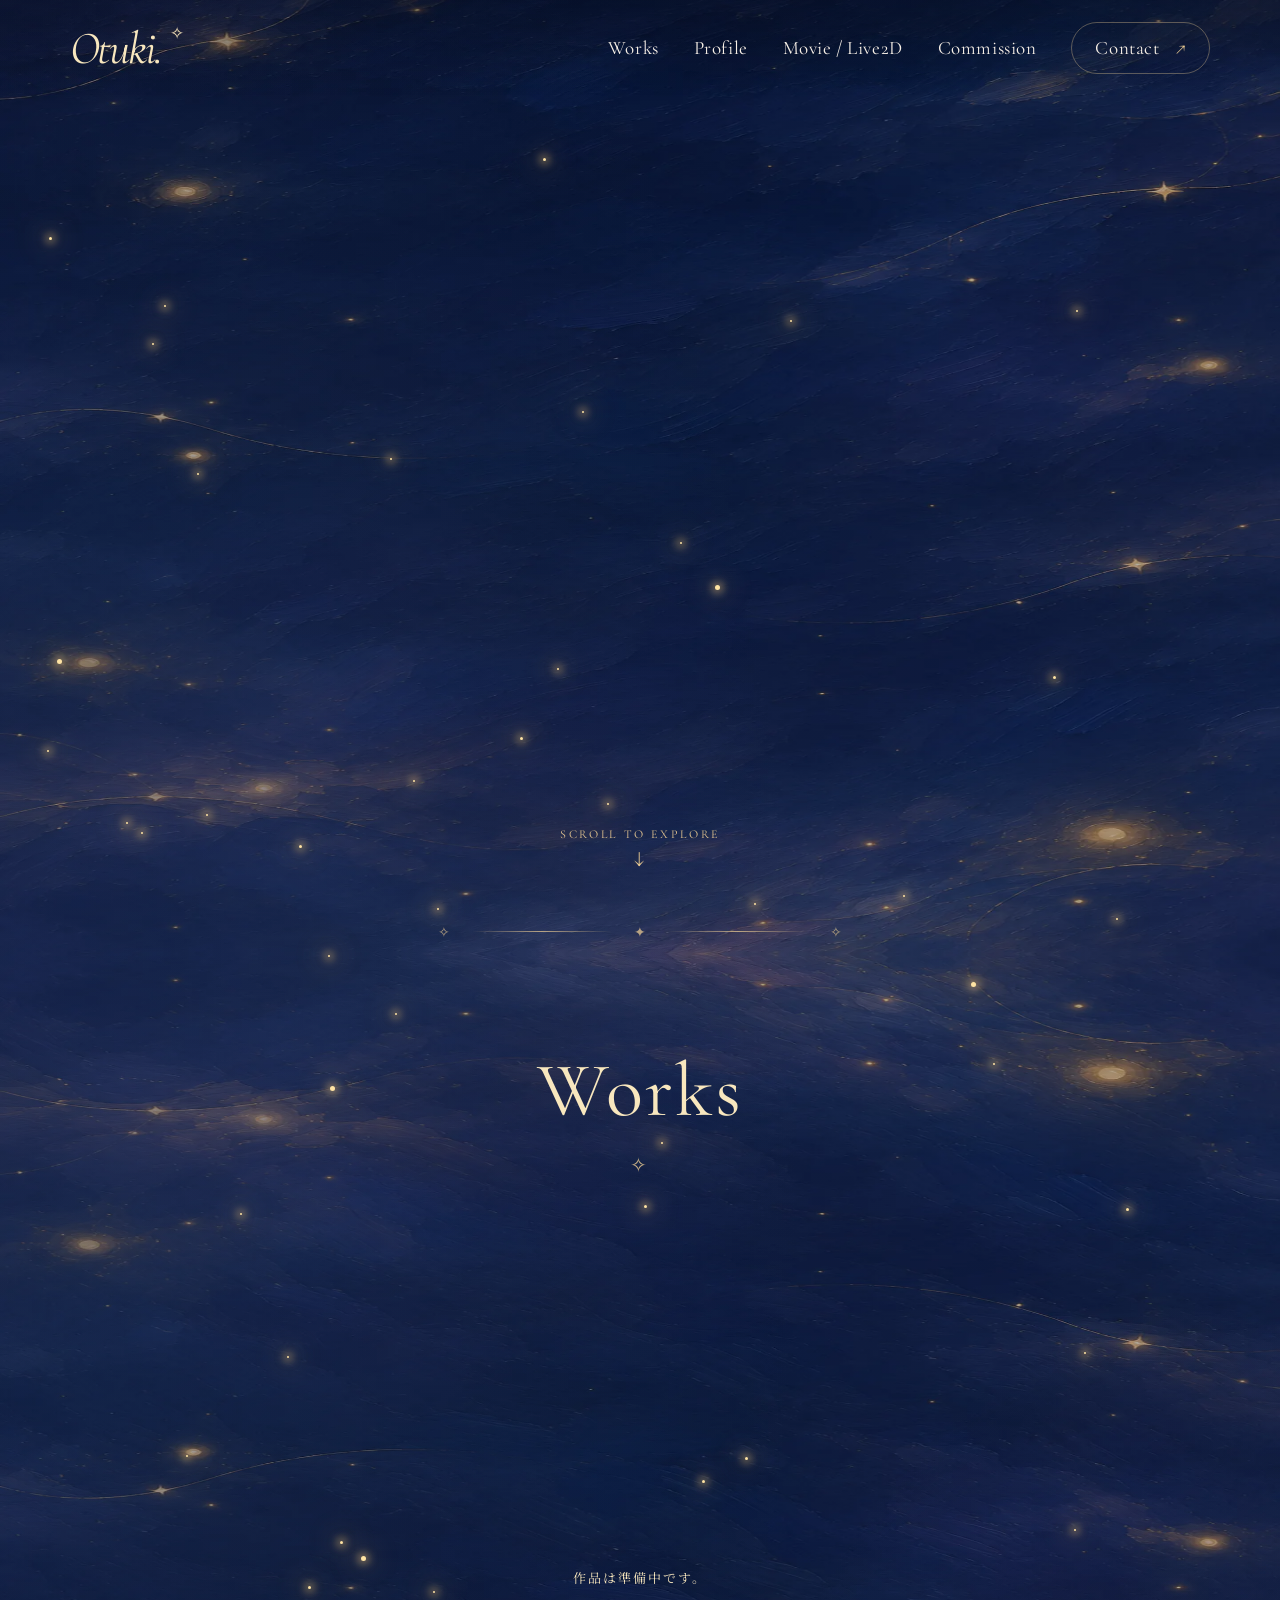
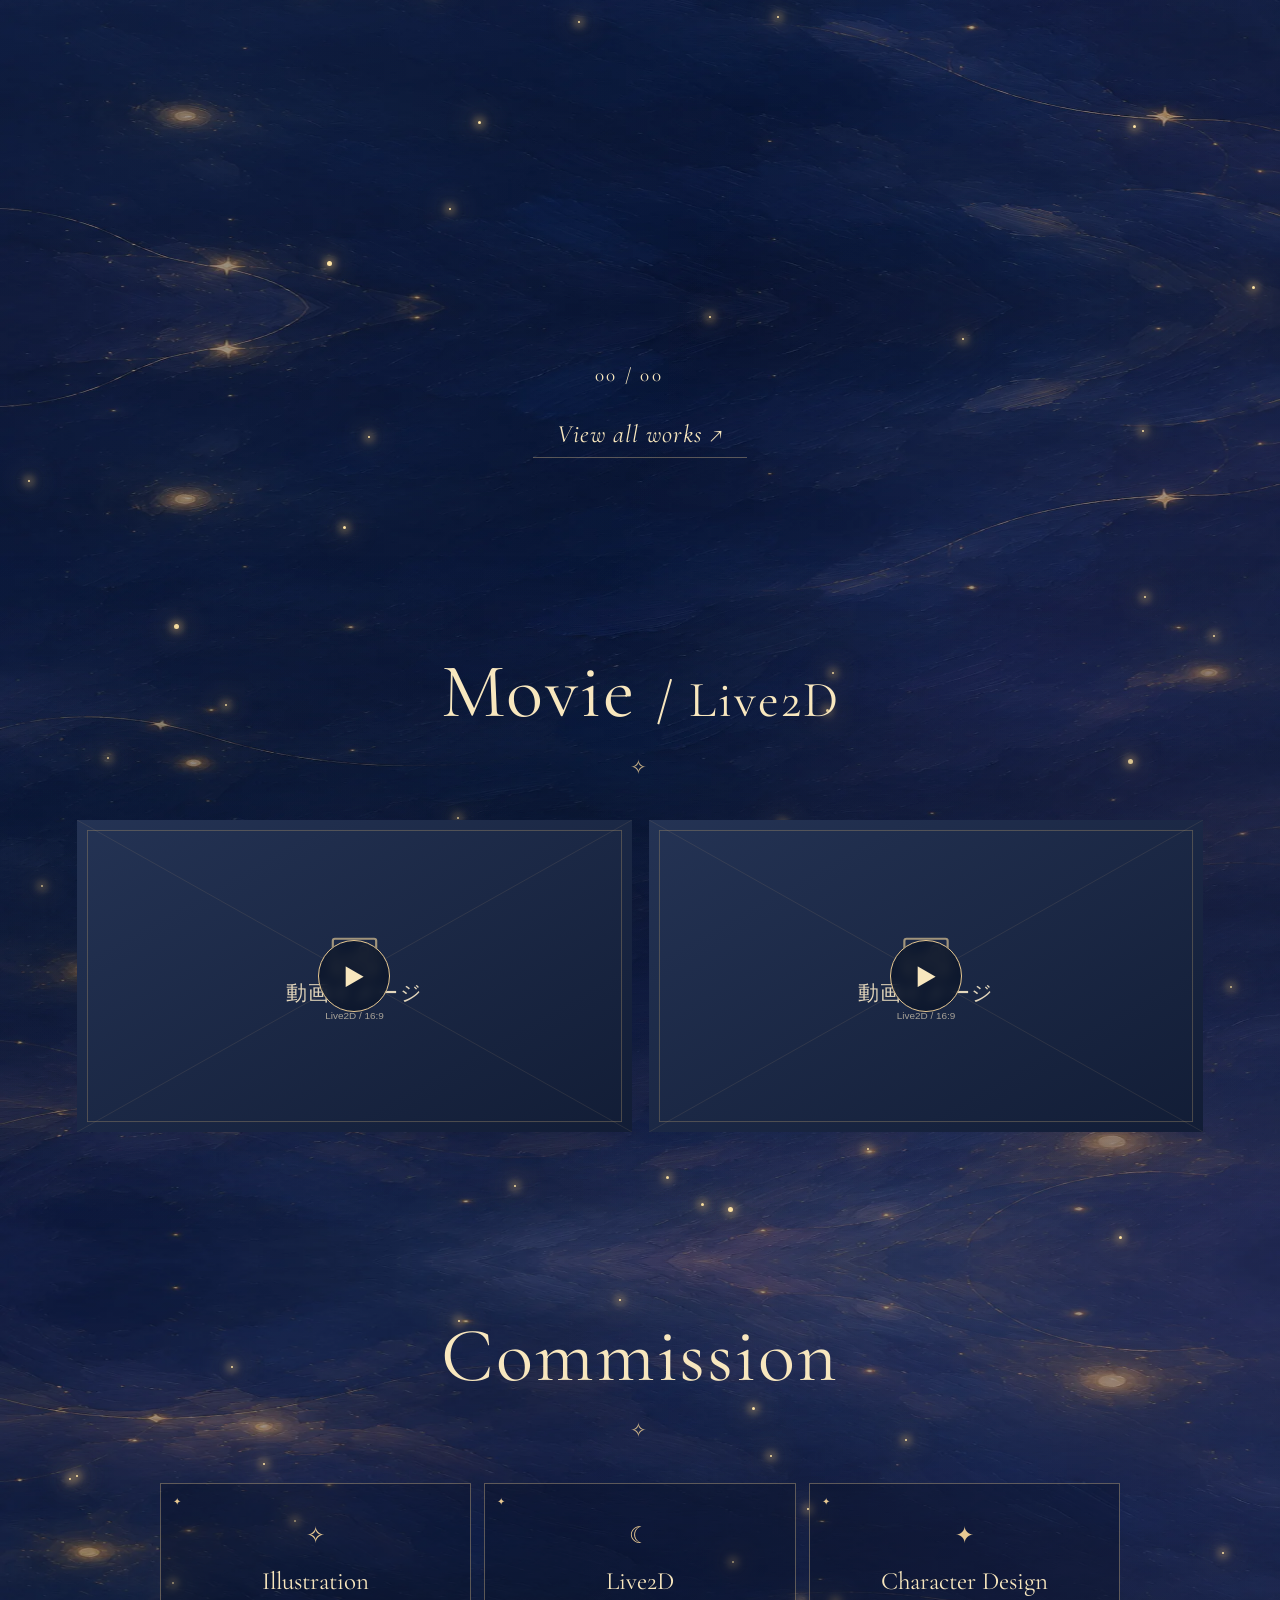
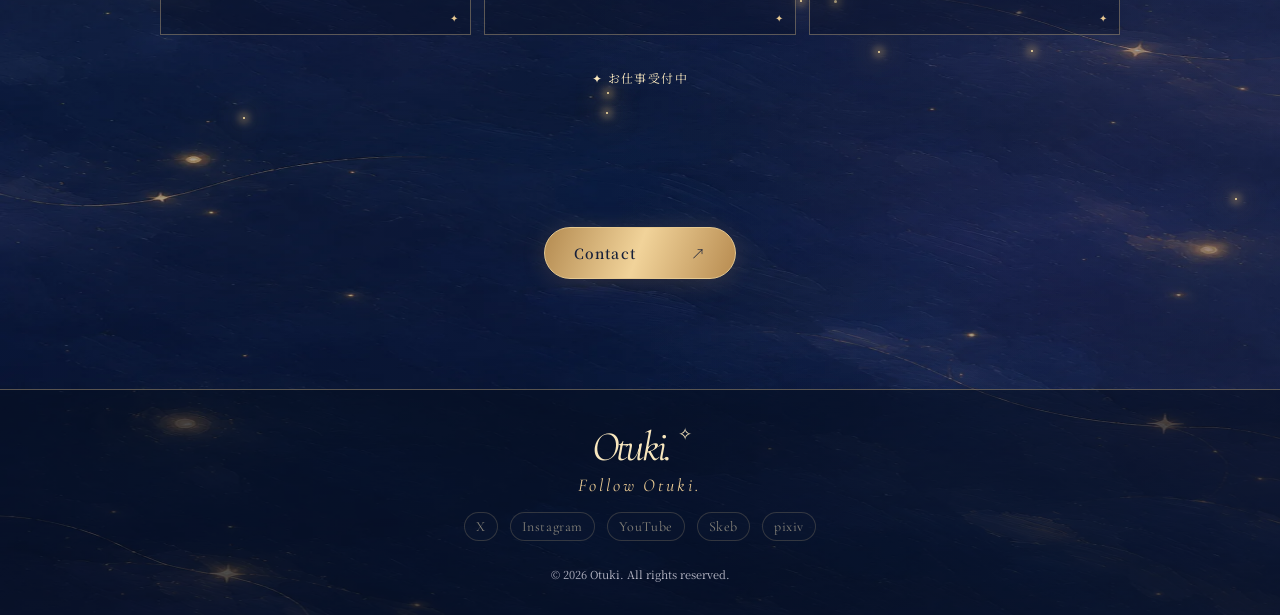
<file: index.html>
<!doctype html><html lang="ja"><head><meta charset="UTF-8"><meta name="viewport" content="width=device-width,initial-scale=1"><meta name="theme-color" content="#0b1531"><meta name="description" content="Otuki. Illustration & Live2D — 夜の森に灯る、小さな物語。作品集とご依頼のご案内。"><title>Otuki. | Illustration & Live2D</title><link rel="preconnect" href="https://fonts.googleapis.com"><link rel="preconnect" href="https://fonts.gstatic.com" crossorigin><link href="https://fonts.googleapis.com/css2?family=Cormorant+Garamond:ital,wght@0,400;0,500;0,600;1,400;1,500&family=Noto+Serif+JP:wght@400;500;600&display=swap" rel="stylesheet"><link rel="stylesheet" href="style.css"><script src="data.js" defer></script><script src="cms-bridge.js" defer></script><script src="app.js" defer></script></head><body>
<div class="world-bg" aria-hidden="true"></div><div class="fireflies" id="fireflies" aria-hidden="true"></div>
<main><section class="hero hero-full" aria-labelledby="hero-title">
<div class="hero-layers" id="hero-layers" aria-label="キービジュアルのイラスト"></div>
<header class="header hero-header" id="top"><a class="logo" href="index.html" aria-label="Otuki. ホーム">O<span>tuki.</span><i>✧</i></a><button class="nav-toggle" aria-label="メニューを開く" aria-expanded="false">☰</button><nav class="nav" aria-label="メインナビゲーション"><a href="#works">Works</a><a href="profile.html">Profile</a><a href="#movie">Movie / Live2D</a><a href="#commission">Commission</a><a href="contact.html" class="nav-contact">Contact <span>↗</span></a></nav></header>
<h1 class="visually-hidden" id="hero-title">Otuki. Illustration &amp; Live2D</h1>
<a class="scroll-guide" href="#works">SCROLL TO EXPLORE <span>↓</span></a>

</section>
<div class="between" aria-hidden="true"><span>✧</span><span class="between-line"></span><span>✦</span><span class="between-line"></span><span>✧</span></div>
<section class="section works featured-works" id="works" aria-labelledby="featured-title">
  <div class="section-heading"><h2 id="featured-title">Works</h2><div class="heading-ornament" aria-hidden="true">✧</div></div>
  <div class="exhibition exhibition-peek" aria-roledescription="カルーセル" aria-label="注目作品">
    <button class="exhibition-arrow exhibition-prev" type="button" aria-label="前の作品">‹</button>
    <div class="exhibition-stage" id="exhibition-stage" tabindex="0" aria-label="左右キーやスワイプで作品を切り替え">
      <div class="exhibition-track" id="exhibition-track"></div>
    </div>
    <button class="exhibition-arrow exhibition-next" type="button" aria-label="次の作品">›</button>
  </div>
  <div class="exhibition-bottom"><span id="exhibition-count" aria-live="polite">— / —</span><div class="exhibition-dots" id="exhibition-dots" aria-label="作品を選択"></div></div>
  <div class="view-all-wrap"><a href="works.html" class="view-all">View all works <span aria-hidden="true">↗</span></a></div>
</section>
<section class="section movie" id="movie"><div class="section-heading"><h2>Movie <span class="heading-light">/ Live2D</span></h2><div class="heading-ornament" aria-hidden="true">✧</div></div><div class="movie-grid" id="movie-grid"></div></section>

<section class="section commission" id="commission"><div class="section-heading"><h2>Commission</h2><div class="heading-ornament" aria-hidden="true">✧</div></div><div class="service-list"><article class="service"><span class="service-icon">✧</span><h3>Illustration</h3></article><article class="service"><span class="service-icon">☾</span><h3>Live2D</h3></article><article class="service"><span class="service-icon">✦</span><h3>Character Design</h3></article></div><p class="availability" id="availability">✦ ご依頼受付中</p></section>
<section class="ending" aria-label="お問い合わせへのご案内"><a class="gold-btn large" href="contact.html">Contact <span>↗</span></a></section></main>
<footer class="footer site-footer" aria-label="サイトフッター">
  <a class="logo footer-logo" href="index.html" aria-label="Otuki. ホーム">Otuki.<i aria-hidden="true">✧</i></a>
  <p class="footer-social-heading">Follow Otuki.</p>
  <div id="social-links" class="social-links" aria-label="SNSリンク"></div>
  <small>© <span id="year"></span> Otuki. All rights reserved.</small>
</footer>
<dialog class="art-modal" id="art-modal" aria-labelledby="modal-title"><button type="button" class="close-modal" id="close-modal" aria-label="閉じる">×</button><div class="modal-layout"><img id="modal-image" alt=""><div class="modal-copy"><p class="eyebrow" id="modal-category"></p><h2 id="modal-title"></h2><p id="modal-description"></p><a href="contact.html" class="outline-btn">制作について相談する ↗</a></div></div></dialog>
</body></html>
</file>
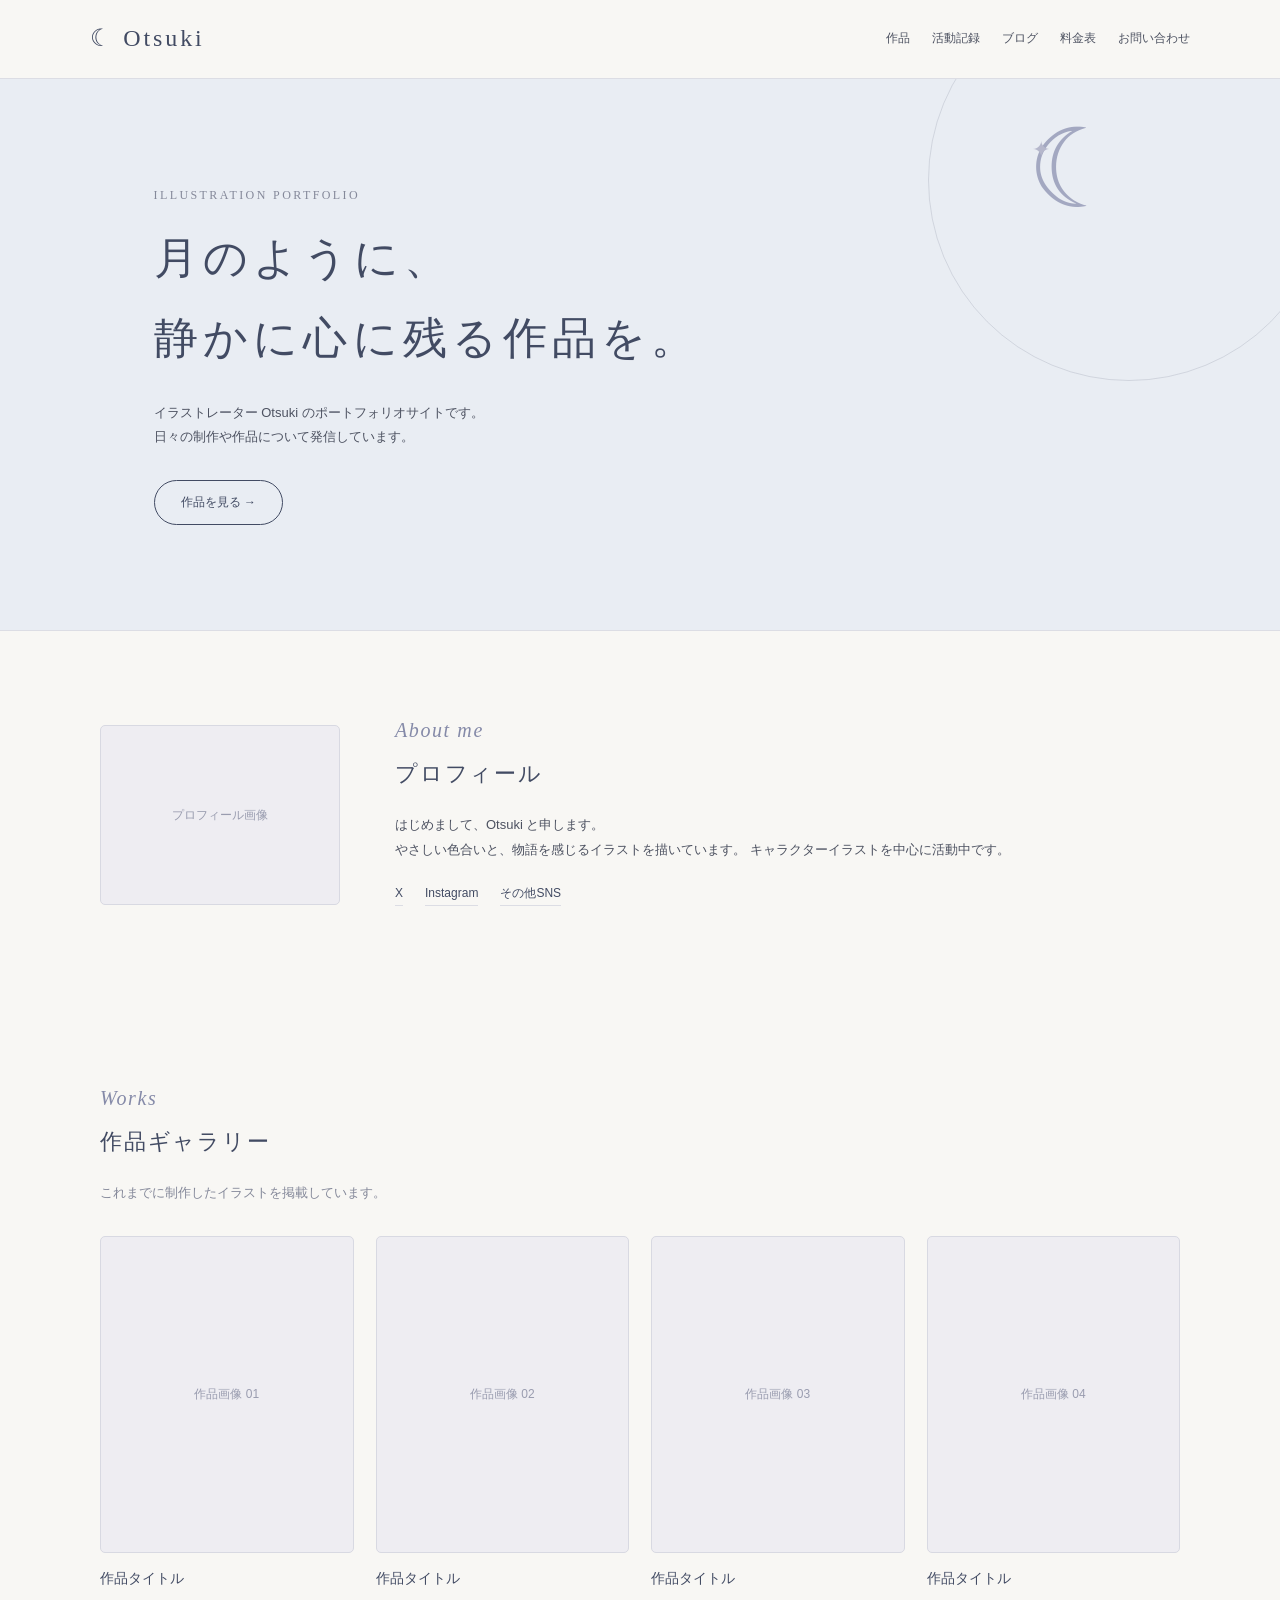
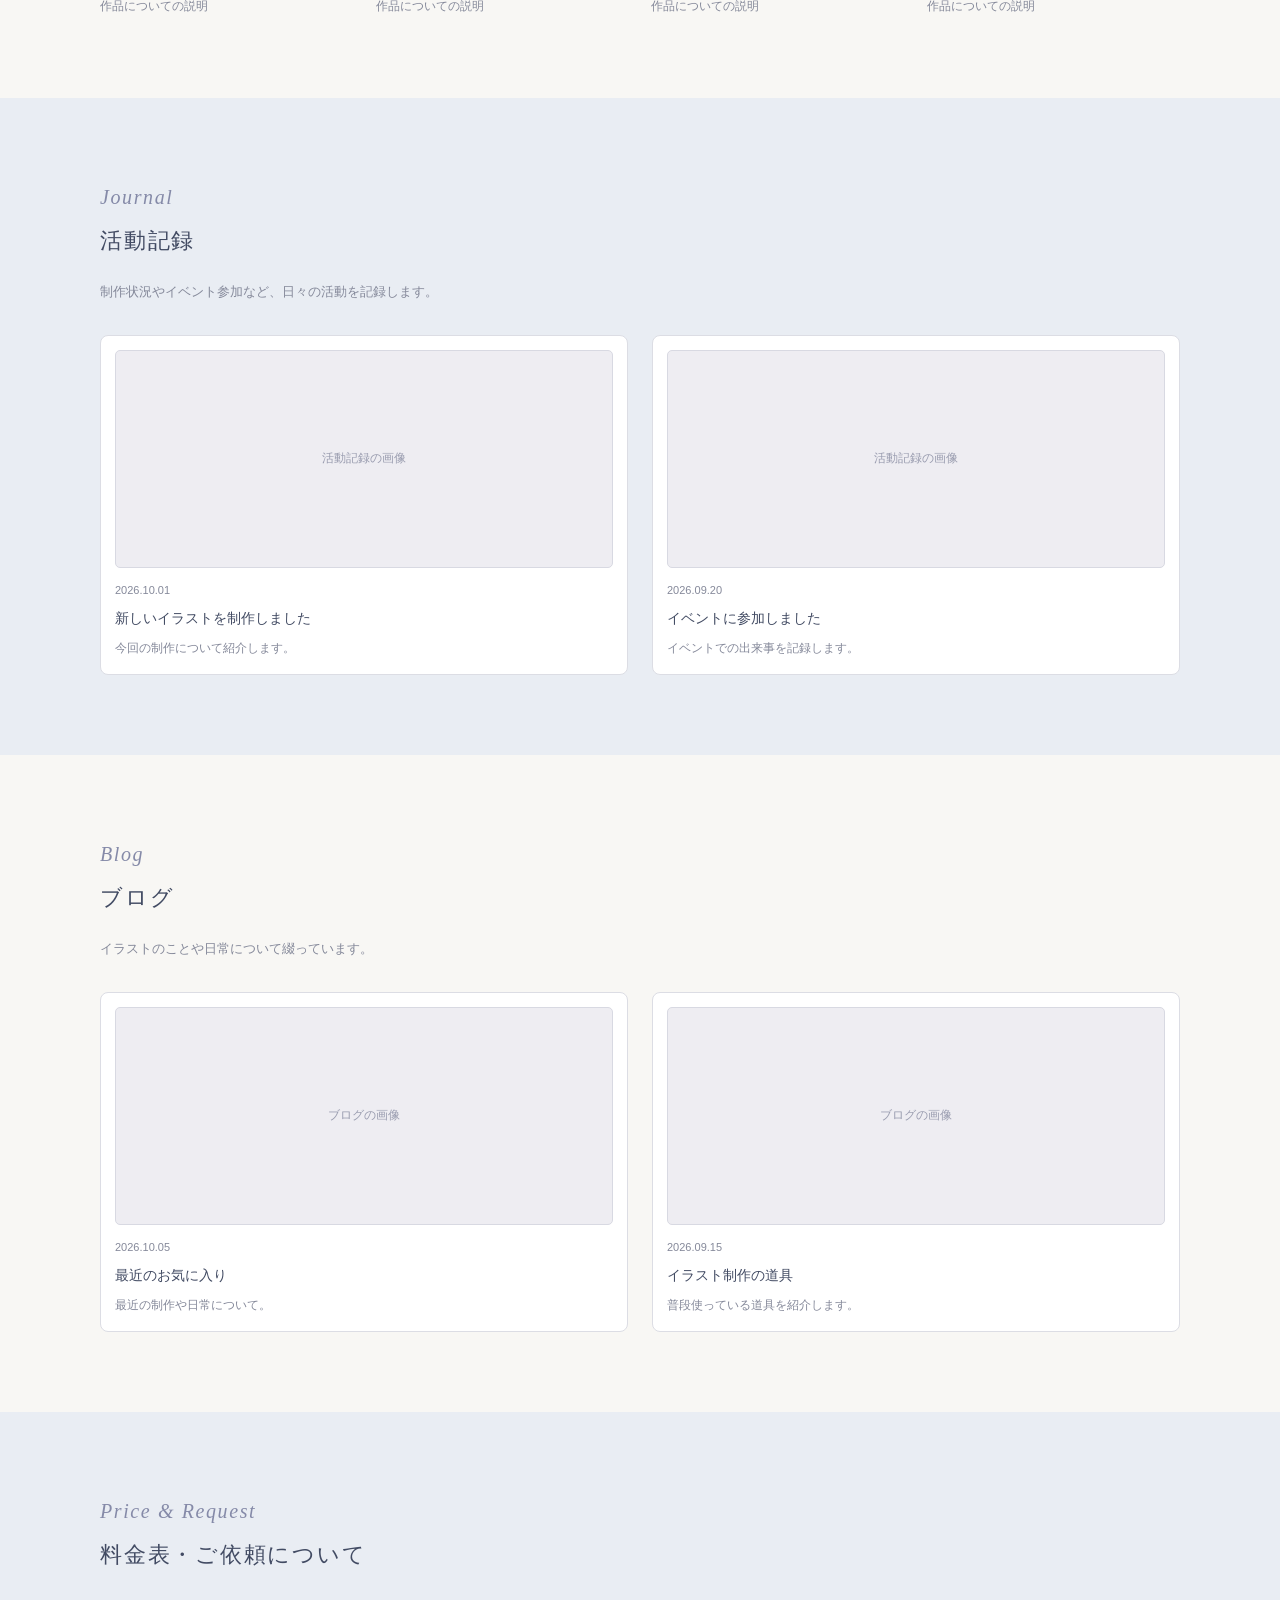
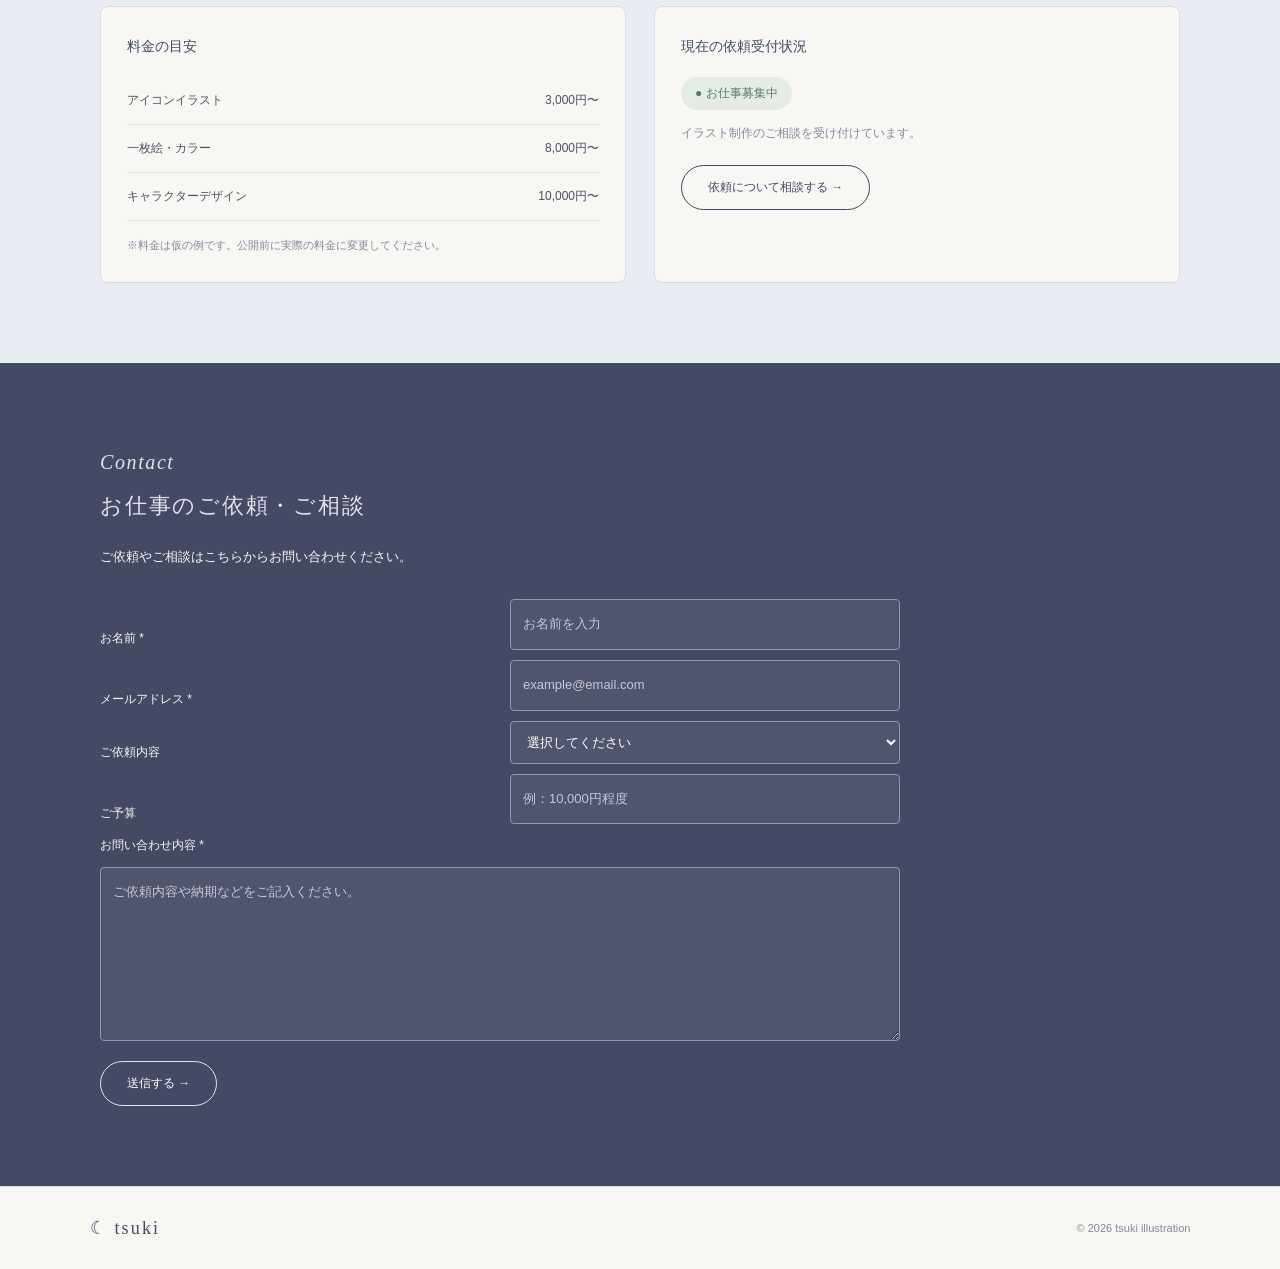
<file: Otuki.illustrator/index.html>
<!DOCTYPE html>
<html lang="ja">
<head>
    <meta charset="UTF-8">
    <meta name="viewport" content="width=device-width, initial-scale=1.0">
    <title>Otsuki illustration</title>
    <link rel="stylesheet" href="style.css">
</head>

<body>

    <!-- ヘッダー -->
    <header class="header">
        <a href="#" class="logo">☾ Otsuki</a>

        <nav>
            <a href="#works">作品</a>
            <a href="#journal">活動記録</a>
            <a href="#blog">ブログ</a>
            <a href="#price">料金表</a>
            <a href="#contact">お問い合わせ</a>
        </nav>
    </header>

    <main>

        <!-- メインビジュアル -->
        <section class="hero">
            <p class="sub-title">ILLUSTRATION PORTFOLIO</p>
            <h1>月のように、<br>静かに心に残る作品を。</h1>
            <p class="hero-text">
                イラストレーター Otsuki のポートフォリオサイトです。<br>
                日々の制作や作品について発信しています。
            </p>
            <a href="#works" class="button">作品を見る →</a>
            <span class="moon-decoration">☾</span>
        </section>

        <!-- プロフィール -->
        <section class="profile section">
            <div class="profile-image image-box">
                プロフィール画像
            </div>

            <div class="profile-text">
                <p class="english-title">About me</p>
                <h2>プロフィール</h2>
                <p>
                    はじめまして、Otsuki と申します。<br>
                    やさしい色合いと、物語を感じるイラストを描いています。
                    キャラクターイラストを中心に活動中です。
                </p>
                <p class="profile-links">
                    <a href="#">X</a>
                    <a href="#">Instagram</a>
                    <a href="#">その他SNS</a>
                </p>
            </div>
        </section>

        <!-- 作品ギャラリー -->
        <section id="works" class="section">
            <div class="section-heading">
                <p class="english-title">Works</p>
                <h2>作品ギャラリー</h2>
                <p>これまでに制作したイラストを掲載しています。</p>
            </div>

            <div class="works-grid">
                <article class="work-card">
                    <div class="image-box">作品画像 01</div>
                    <h3>作品タイトル</h3>
                    <p>作品についての説明</p>
                </article>

                <article class="work-card">
                    <div class="image-box">作品画像 02</div>
                    <h3>作品タイトル</h3>
                    <p>作品についての説明</p>
                </article>

                <article class="work-card">
                    <div class="image-box">作品画像 03</div>
                    <h3>作品タイトル</h3>
                    <p>作品についての説明</p>
                </article>

                <article class="work-card">
                    <div class="image-box">作品画像 04</div>
                    <h3>作品タイトル</h3>
                    <p>作品についての説明</p>
                </article>
            </div>
        </section>

        <!-- 活動記録 -->
        <section id="journal" class="section section-soft">
            <div class="section-heading">
                <p class="english-title">Journal</p>
                <h2>活動記録</h2>
                <p>制作状況やイベント参加など、日々の活動を記録します。</p>
            </div>

            <div class="article-grid">
                <article class="article-card">
                    <div class="image-box">活動記録の画像</div>
                    <p class="date">2026.10.01</p>
                    <h3>新しいイラストを制作しました</h3>
                    <p>今回の制作について紹介します。</p>
                </article>

                <article class="article-card">
                    <div class="image-box">活動記録の画像</div>
                    <p class="date">2026.09.20</p>
                    <h3>イベントに参加しました</h3>
                    <p>イベントでの出来事を記録します。</p>
                </article>
            </div>
        </section>

        <!-- ブログ -->
        <section id="blog" class="section">
            <div class="section-heading">
                <p class="english-title">Blog</p>
                <h2>ブログ</h2>
                <p>イラストのことや日常について綴っています。</p>
            </div>

            <div class="article-grid">
                <article class="article-card">
                    <div class="image-box">ブログの画像</div>
                    <p class="date">2026.10.05</p>
                    <h3>最近のお気に入り</h3>
                    <p>最近の制作や日常について。</p>
                </article>

                <article class="article-card">
                    <div class="image-box">ブログの画像</div>
                    <p class="date">2026.09.15</p>
                    <h3>イラスト制作の道具</h3>
                    <p>普段使っている道具を紹介します。</p>
                </article>
            </div>
        </section>

        <!-- 料金表・受付状況 -->
        <section id="price" class="section section-soft">
            <div class="section-heading">
                <p class="english-title">Price & Request</p>
                <h2>料金表・ご依頼について</h2>
            </div>

            <div class="price-layout">
                <div class="price-panel">
                    <h3>料金の目安</h3>

                    <div class="price-row">
                        <span>アイコンイラスト</span>
                        <span>3,000円〜</span>
                    </div>

                    <div class="price-row">
                        <span>一枚絵・カラー</span>
                        <span>8,000円〜</span>
                    </div>

                    <div class="price-row">
                        <span>キャラクターデザイン</span>
                        <span>10,000円〜</span>
                    </div>

                    <p class="note">
                        ※料金は仮の例です。公開前に実際の料金に変更してください。
                    </p>
                </div>

                <div class="status-panel">
                    <h3>現在の依頼受付状況</h3>
                    <p class="status-label">● お仕事募集中</p>
                    <p>イラスト制作のご相談を受け付けています。</p>
                    <a href="#contact" class="button">依頼について相談する →</a>
                </div>
            </div>
        </section>

        <!-- お問い合わせ・依頼フォーム -->
        <section id="contact" class="section contact-section">
            <p class="english-title">Contact</p>
            <h2>お仕事のご依頼・ご相談</h2>
            <p>ご依頼やご相談はこちらからお問い合わせください。</p>

            <form class="contact-form">
                <label for="name">お名前 *</label>
                <input id="name" name="name" type="text"
                       placeholder="お名前を入力" required>

                <label for="email">メールアドレス *</label>
                <input id="email" name="email" type="email"
                       placeholder="example@email.com" required>

                <label for="type">ご依頼内容</label>
                <select id="type" name="type">
                    <option value="">選択してください</option>
                    <option>アイコンイラスト</option>
                    <option>一枚絵・カラー</option>
                    <option>キャラクターデザイン</option>
                    <option>その他</option>
                </select>

                <label for="budget">ご予算</label>
                <input id="budget" name="budget" type="text"
                       placeholder="例：10,000円程度">

                <label for="message">お問い合わせ内容 *</label>
                <textarea id="message" name="message" rows="6"
                          placeholder="ご依頼内容や納期などをご記入ください。"
                          required></textarea>

                <button type="button" class="button"
                        onclick="alert('このフォームは見た目のサンプルです。送信機能はまだ設定されていません。')">
                    送信する →
                </button>
            </form>
        </section>

    </main>

    <!-- フッター -->
    <footer class="footer">
        <a href="#" class="logo">☾ tsuki</a>
        <p>© 2026 tsuki illustration</p>
    </footer>

</body>
</html>
</file>
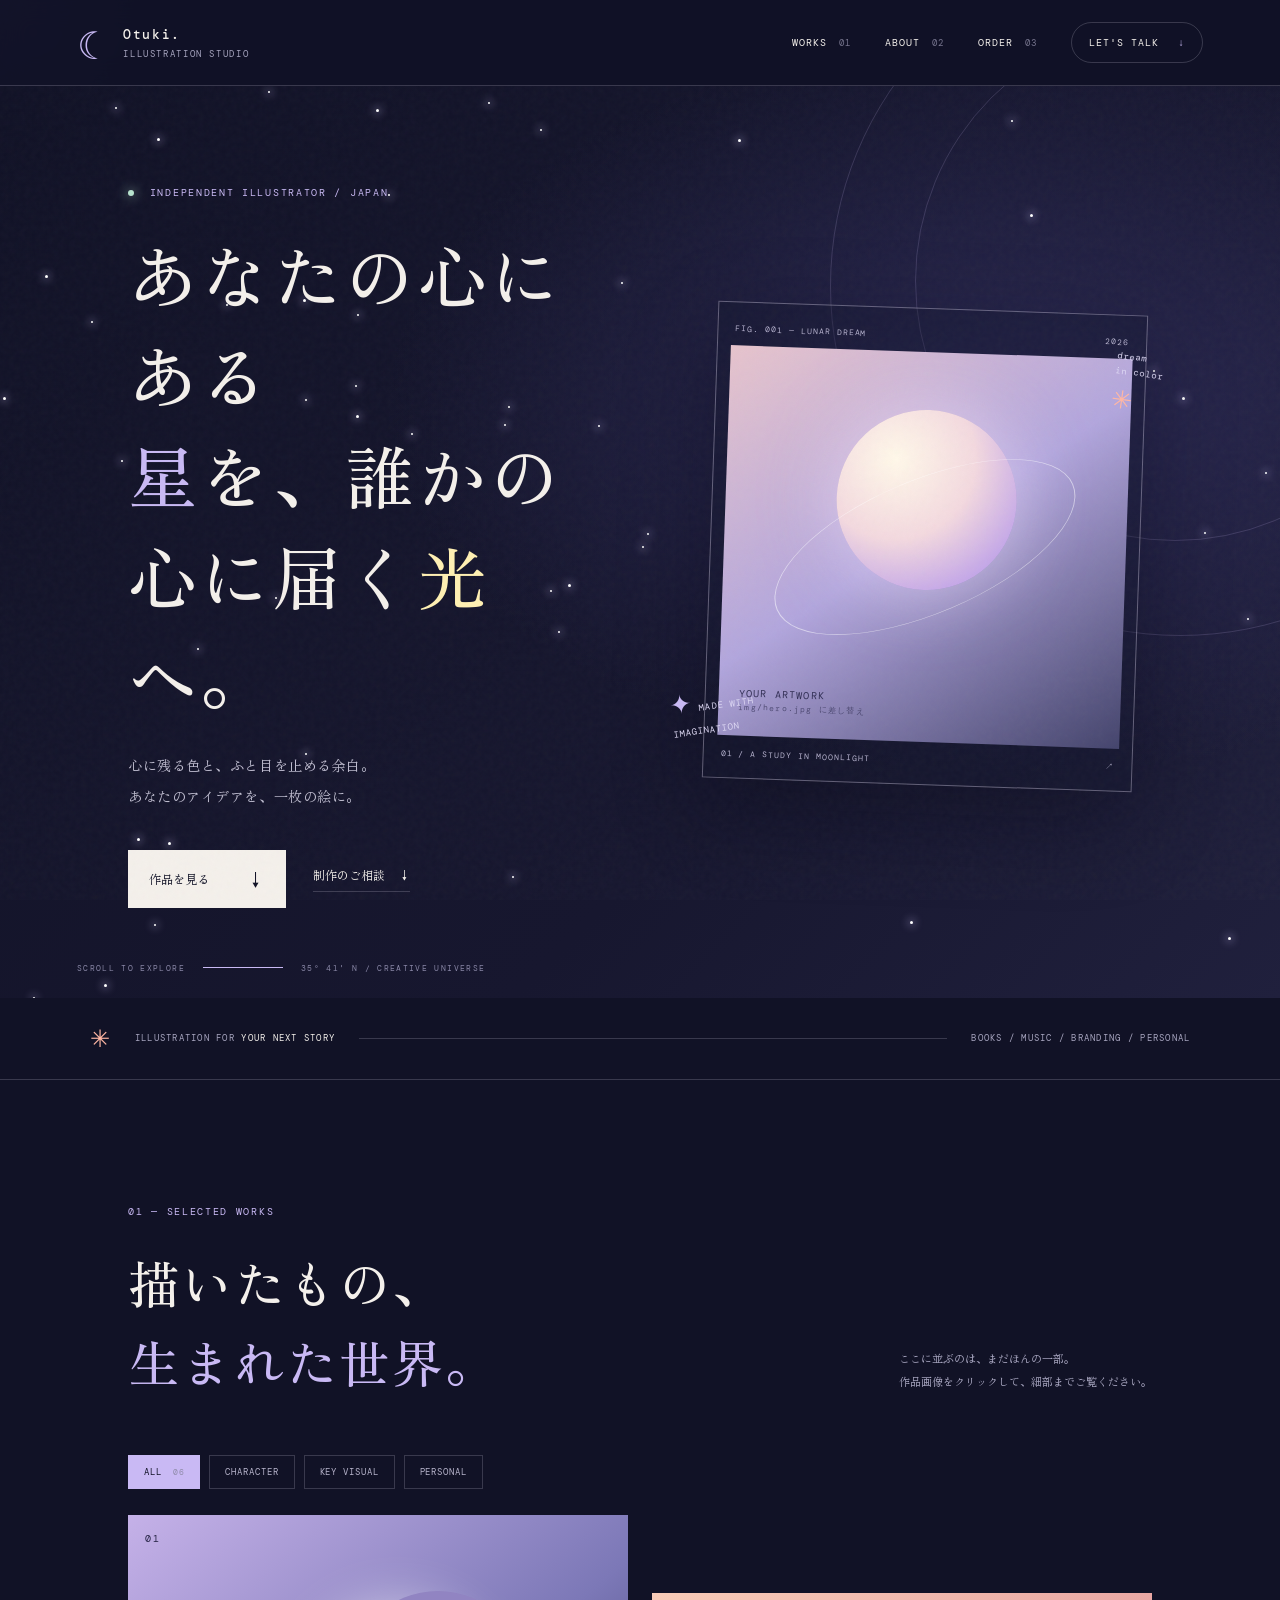
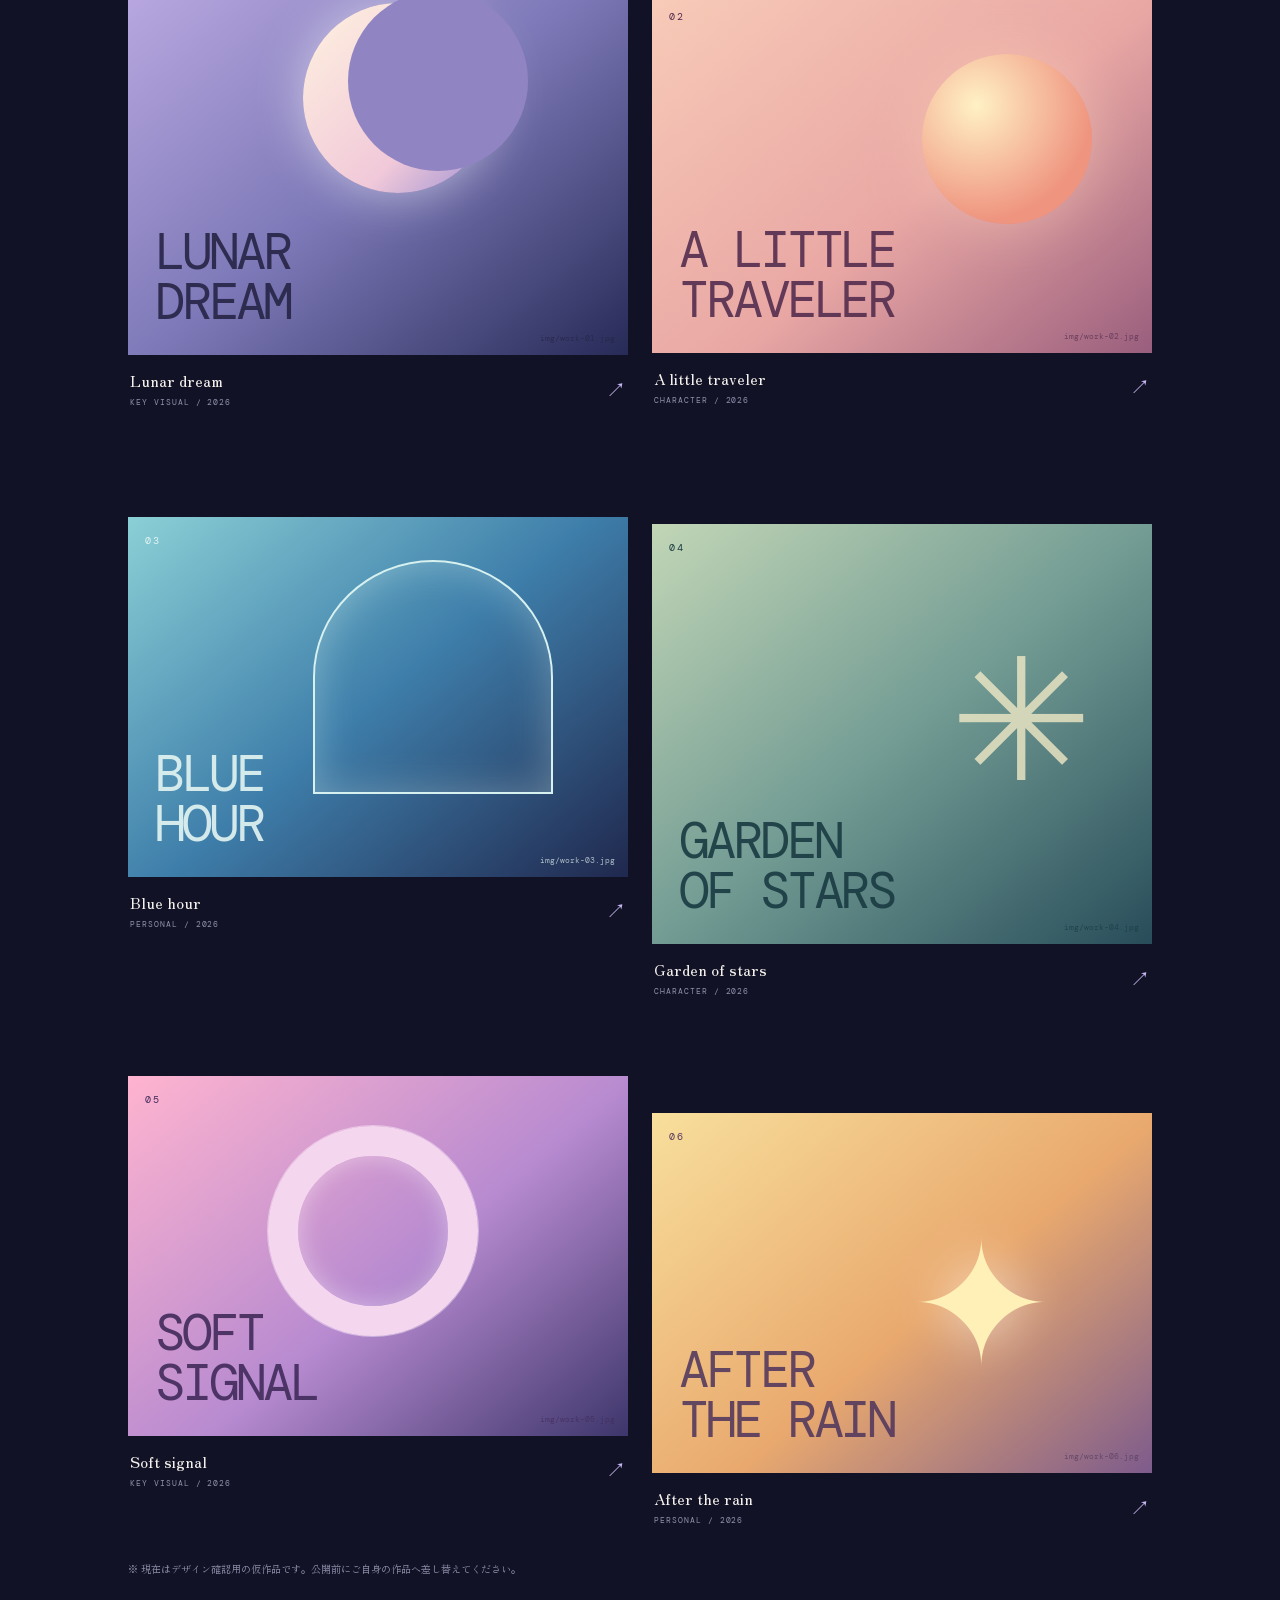
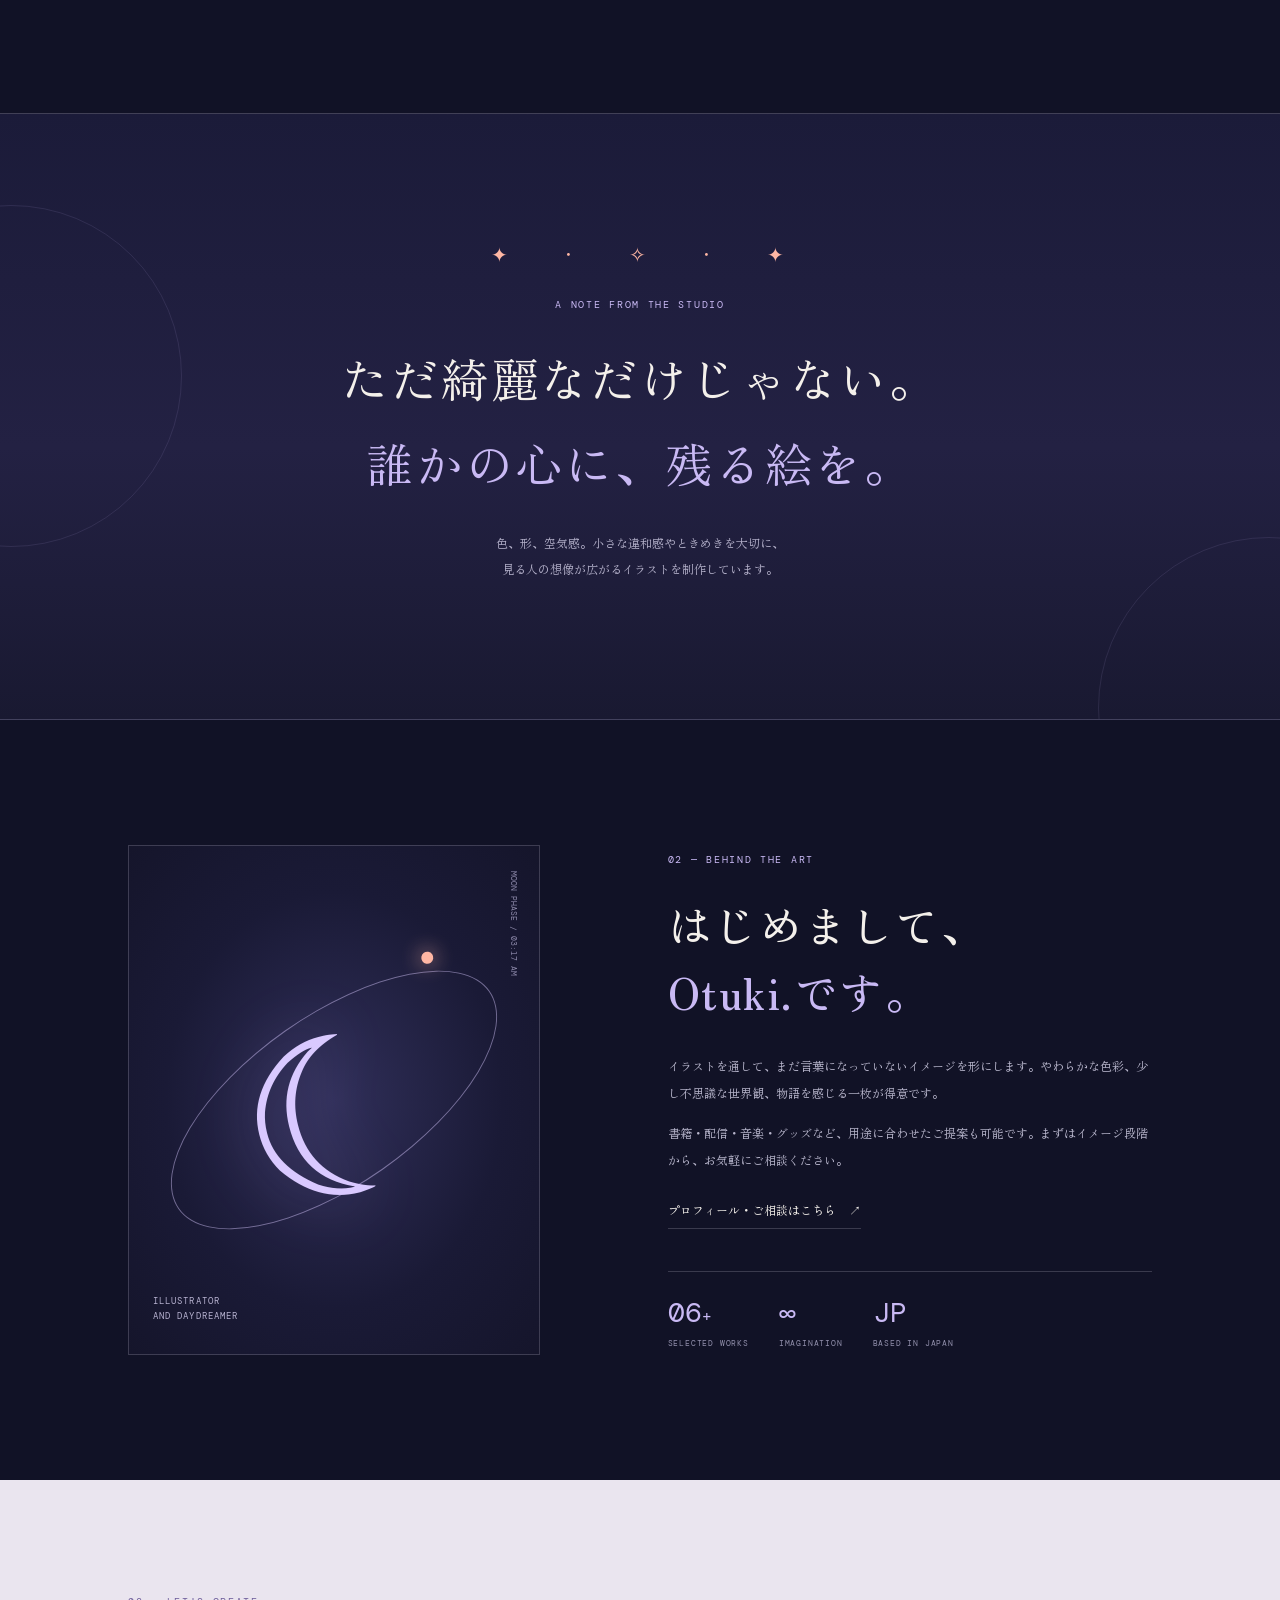
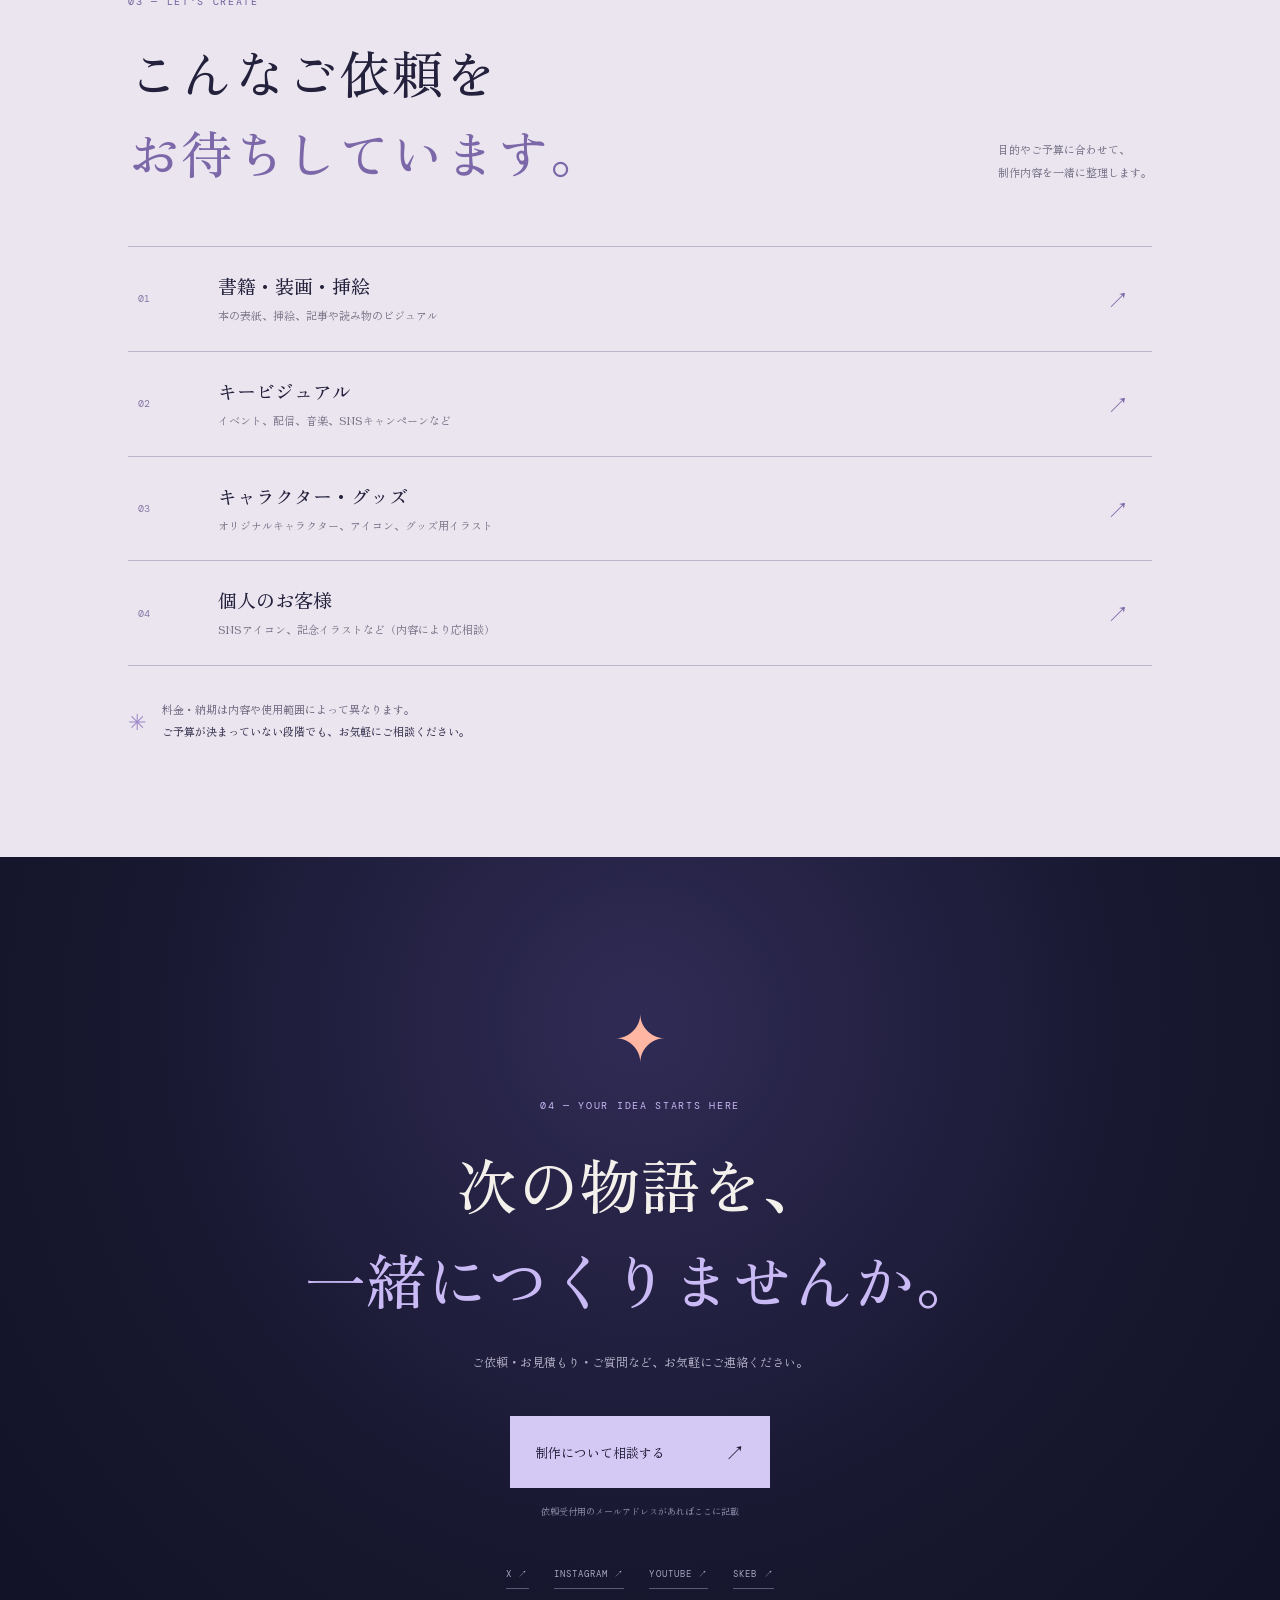
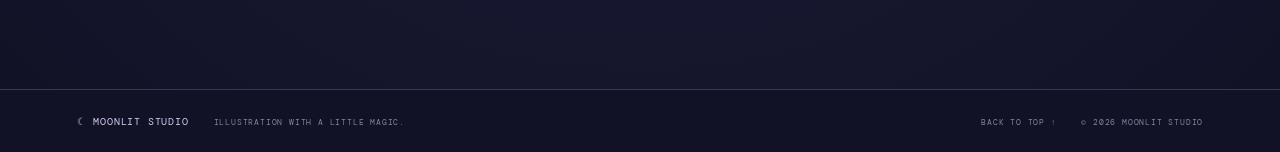
<file: Otuki.illustrator/moonlit-portfolio/index.html>
<!doctype html>
<html lang="ja">
<head>
  <meta charset="utf-8">
  <meta name="viewport" content="width=device-width, initial-scale=1">
  <meta name="theme-color" content="#111226">
  <meta name="description" content="月明かりのような物語を描くイラストレーターのポートフォリオ。作品のご依頼・ご相談はこちらから。">
  <title>Otuki. — Illustrator Portfolio</title>
  <link rel="preconnect" href="https://fonts.googleapis.com">
  <link rel="preconnect" href="https://fonts.gstatic.com" crossorigin>
  <link href="https://fonts.googleapis.com/css2?family=DM+Mono:wght@400;500&family=Zen+Old+Mincho:wght@400;500;600;700&display=swap" rel="stylesheet">
  <link rel="stylesheet" href="style.css">
  <script src="script.js" defer></script>
</head>
<body>
  <div class="noise" aria-hidden="true"></div>
  <div class="cursor-glow" aria-hidden="true"></div>
  <header class="site-header">
    <a class="brand" href="#top" aria-label="Otuki. ホーム">
      <span class="brand-mark">☾</span><span>Otuki. <small>ILLUSTRATION STUDIO</small></span>
    </a>
    <button class="menu-toggle" aria-expanded="false" aria-controls="main-nav" aria-label="メニューを開く"><span></span><span></span></button>
    <nav id="main-nav" class="main-nav">
      <a href="#works">WORKS <i>01</i></a>
      <a href="#about">ABOUT <i>02</i></a>
      <a href="#services">ORDER <i>03</i></a>
      <a class="nav-contact" href="#contact">LET'S TALK <span>↓</span></a>
    </nav>
  </header>

  <main id="top">
    <section class="hero">
      <div class="hero-orbit orbit-one"></div><div class="hero-orbit orbit-two"></div>
      <div class="star-field" aria-hidden="true"></div>
      <div class="hero-copy reveal">
        <p class="eyebrow"><span class="live-dot"></span> INDEPENDENT ILLUSTRATOR / JAPAN</p>
        <h1>あなたの<span class="sbr"><br></span>心にある<br><em>星</em>を、誰かの心に届く<span class="text-yellow">光</span>へ。</h1>
        <p class="hero-lead">心に残る色と、ふと目を止める余白。<br>あなたのアイデアを、一枚の絵に。</p>
        <div class="hero-actions">
          <a class="button button-light" href="#works">作品を見る <span>↓</span></a>
          <a class="text-link" href="#contact">制作のご相談 <span>↓</span></a>
        </div>
      </div>
      <div class="hero-art reveal" data-delay="150">
        <div class="art-frame">
          <div class="art-topline"><span>FIG. 001 — LUNAR DREAM</span><span>2026</span></div>
          <div class="hero-artwork artwork-placeholder" role="img" aria-label="作品画像のプレースホルダー">
            <div class="placeholder-moon"></div><div class="placeholder-halo"></div>
            <span class="placeholder-label">YOUR ARTWORK<br><small>img/hero.jpg に差し替え</small></span>
          </div>
          <div class="art-caption"><span>01 / A STUDY IN MOONLIGHT</span><span>↗</span></div>
        </div>
        <div class="floating-note note-top">dream<br>in color <span>✳</span></div>
        <div class="floating-note note-bottom"><span class="note-star">✦</span> MADE WITH<br>IMAGINATION</div>
      </div>
      <div class="hero-bottom"><span>SCROLL TO EXPLORE</span><span class="scroll-line"></span><span>35° 41' N / CREATIVE UNIVERSE</span></div>
    </section>

    <section class="intro-strip reveal">
      <span class="strip-symbol">✳</span>
      <p>ILLUSTRATION FOR <strong>YOUR NEXT STORY</strong></p>
      <span class="strip-rule"></span>
      <p>BOOKS / MUSIC / BRANDING / PERSONAL</p>
    </section>

    <section class="section works-section" id="works">
      <div class="section-heading reveal">
        <div><p class="eyebrow">01 — SELECTED WORKS</p><h2>描いたもの、<br><em>生まれた世界。</em></h2></div>
        <p class="section-aside">ここに並ぶのは、まだほんの一部。<br>作品画像をクリックして、細部までご覧ください。</p>
      </div>
      <div class="filter-row reveal" role="group" aria-label="作品の絞り込み">
        <button class="filter-btn active" data-filter="all">ALL <span>06</span></button>
        <button class="filter-btn" data-filter="character">CHARACTER</button>
        <button class="filter-btn" data-filter="keyvisual">KEY VISUAL</button>
        <button class="filter-btn" data-filter="personal">PERSONAL</button>
      </div>
      <div class="works-grid">
        <button class="work-card work-large reveal" data-category="keyvisual" data-title="Lunar dream" data-desc="月明かりと静けさをテーマにしたキービジュアル。" data-image="img/work-01.jpg">
          <span class="work-image placeholder-art art-lilac"><span class="art-number">01</span><span class="art-shape shape-moon"></span><span class="art-word">LUNAR<br>DREAM</span><span class="work-placeholder">img/work-01.jpg</span></span>
          <span class="work-meta"><span><b>Lunar dream</b><small>KEY VISUAL / 2026</small></span><span class="work-arrow">↗</span></span>
        </button>
        <button class="work-card reveal" data-category="character" data-title="A little traveler" data-desc="小さな旅人のキャラクターデザイン。" data-image="img/work-02.jpg">
          <span class="work-image placeholder-art art-peach"><span class="art-number">02</span><span class="shape-sun"></span><span class="art-word">A LITTLE<br>TRAVELER</span><span class="work-placeholder">img/work-02.jpg</span></span>
          <span class="work-meta"><span><b>A little traveler</b><small>CHARACTER / 2026</small></span><span class="work-arrow">↗</span></span>
        </button>
        <button class="work-card reveal" data-category="personal" data-title="Blue hour" data-desc="夜が朝に変わる、その一瞬を描いた個人作品。" data-image="img/work-03.jpg">
          <span class="work-image placeholder-art art-blue"><span class="art-number">03</span><span class="shape-window"></span><span class="art-word">BLUE<br>HOUR</span><span class="work-placeholder">img/work-03.jpg</span></span>
          <span class="work-meta"><span><b>Blue hour</b><small>PERSONAL / 2026</small></span><span class="work-arrow">↗</span></span>
        </button>
        <button class="work-card work-tall reveal" data-category="character" data-title="Garden of stars" data-desc="星の庭に住むキャラクターたち。" data-image="img/work-04.jpg">
          <span class="work-image placeholder-art art-green"><span class="art-number">04</span><span class="shape-flower">✳</span><span class="art-word">GARDEN<br>OF STARS</span><span class="work-placeholder">img/work-04.jpg</span></span>
          <span class="work-meta"><span><b>Garden of stars</b><small>CHARACTER / 2026</small></span><span class="work-arrow">↗</span></span>
        </button>
        <button class="work-card reveal" data-category="keyvisual" data-title="Soft signal" data-desc="音楽イベントを想定したビジュアル提案。" data-image="img/work-05.jpg">
          <span class="work-image placeholder-art art-pink"><span class="art-number">05</span><span class="shape-ring"></span><span class="art-word">SOFT<br>SIGNAL</span><span class="work-placeholder">img/work-05.jpg</span></span>
          <span class="work-meta"><span><b>Soft signal</b><small>KEY VISUAL / 2026</small></span><span class="work-arrow">↗</span></span>
        </button>
        <button class="work-card reveal" data-category="personal" data-title="After the rain" data-desc="雨上がりの空気を色で表現した作品。" data-image="img/work-06.jpg">
          <span class="work-image placeholder-art art-yellow"><span class="art-number">06</span><span class="shape-star">✦</span><span class="art-word">AFTER<br>THE RAIN</span><span class="work-placeholder">img/work-06.jpg</span></span>
          <span class="work-meta"><span><b>After the rain</b><small>PERSONAL / 2026</small></span><span class="work-arrow">↗</span></span>
        </button>
      </div>
      <p class="works-footnote">※ 現在はデザイン確認用の仮作品です。公開前にご自身の作品へ差し替えてください。</p>
    </section>

    <section class="manifesto">
      <div class="manifesto-stars" aria-hidden="true">✦　　·　　✧　　·　　✦</div>
      <p class="eyebrow reveal">A NOTE FROM THE STUDIO</p>
      <p class="manifesto-line reveal">ただ綺麗なだけじゃない。<br><em>誰かの心に、残る絵を。</em></p>
      <p class="manifesto-sub reveal">色、形、空気感。小さな違和感やときめきを大切に、<br>見る人の想像が広がるイラストを制作しています。</p>
    </section>

    <section class="section about-section" id="about">
      <div class="about-visual reveal"><div class="about-orbit"></div><div class="about-moon">☾</div><span class="about-stamp">ILLUSTRATOR<br>AND DAYDREAMER</span><span class="about-coordinate">MOON PHASE / 03:17 AM</span></div>
      <div class="about-copy reveal" data-delay="100">
        <p class="eyebrow">02 — BEHIND THE ART</p>
        <h2>はじめまして、<br><em>Otuki.です。</em></h2>
        <p>イラストを通して、まだ言葉になっていないイメージを形にします。やわらかな色彩、少し不思議な世界観、物語を感じる一枚が得意です。</p>
        <p>書籍・配信・音楽・グッズなど、用途に合わせたご提案も可能です。まずはイメージ段階から、お気軽にご相談ください。</p>
        <a class="text-link" href="#contact">プロフィール・ご相談はこちら <span>↗</span></a>
        <div class="about-stats"><div><strong>06<span>+</span></strong><small>SELECTED WORKS</small></div><div><strong>∞</strong><small>IMAGINATION</small></div><div><strong>JP</strong><small>BASED IN JAPAN</small></div></div>
      </div>
    </section>

    <section class="services-section" id="services">
      <div class="section section-inner">
        <div class="section-heading reveal"><div><p class="eyebrow">03 — LET'S CREATE</p><h2>こんなご依頼を<br><em>お待ちしています。</em></h2></div><p class="section-aside">目的やご予算に合わせて、<br>制作内容を一緒に整理します。</p></div>
        <div class="service-list">
          <article class="service-item reveal"><span class="service-no">01</span><div><h3>書籍・装画・挿絵</h3><p>本の表紙、挿絵、記事や読み物のビジュアル</p></div><span class="service-icon">↗</span></article>
          <article class="service-item reveal"><span class="service-no">02</span><div><h3>キービジュアル</h3><p>イベント、配信、音楽、SNSキャンペーンなど</p></div><span class="service-icon">↗</span></article>
          <article class="service-item reveal"><span class="service-no">03</span><div><h3>キャラクター・グッズ</h3><p>オリジナルキャラクター、アイコン、グッズ用イラスト</p></div><span class="service-icon">↗</span></article>
          <article class="service-item reveal"><span class="service-no">04</span><div><h3>個人のお客様</h3><p>SNSアイコン、記念イラストなど（内容により応相談）</p></div><span class="service-icon">↗</span></article>
        </div>
        <div class="price-note reveal"><span>✳</span><p>料金・納期は内容や使用範囲によって異なります。<br><strong>ご予算が決まっていない段階でも、お気軽にご相談ください。</strong></p></div>
      </div>
    </section>

    <section class="contact-section" id="contact">
      <div class="contact-stars" aria-hidden="true">✦</div>
      <p class="eyebrow reveal">04 — YOUR IDEA STARTS HERE</p>
      <h2 class="reveal">次の物語を、<br><em>一緒につくりませんか。</em></h2>
      <p class="contact-lead reveal">ご依頼・お見積もり・ご質問など、お気軽にご連絡ください。</p>
      <a class="contact-button reveal" href="https://x.com/Otuki_desu" target="_blank"><span>制作について相談する</span><span class="contact-button-arrow">↗</span></a>
      <p class="contact-caution reveal">依頼受付用のメールアドレスがあればここに記載</p>
      <div class="social-links reveal">
        <a href="https://x.com/Otuki_desu" target="_blank" aria-label="X">X ↗</a>
        <a href="https://www.instagram.com/otuki_desu/" target="_blank" aria-label="Instagram">INSTAGRAM ↗</a>
        <a href="https://www.youtube.com/@otuki_desu" target="_blank" aria-label="YouTube">YOUTUBE ↗</a>
        <a href="https://skeb.jp/@Otuki_desu" target="_blank" aria-label="Skeb">SKEB ↗</a>
      </div>
    </section>
  </main>

  <footer class="site-footer"><a class="footer-brand" href="#top">☾ MOONLIT STUDIO</a><span>ILLUSTRATION WITH A LITTLE MAGIC.</span><a href="#top">BACK TO TOP ↑</a><small>© <span id="year"></span> MOONLIT STUDIO</small></footer>

  <dialog class="work-dialog" aria-label="作品詳細">
    <button class="dialog-close" aria-label="閉じる">×</button>
    <div class="dialog-image placeholder-art art-lilac"><span class="art-word">ARTWORK</span></div>
    <div class="dialog-copy"><p class="eyebrow">SELECTED WORK</p><h3>作品タイトル</h3><p>作品の説明</p></div>
  </dialog>
</body>
</html>
</file>
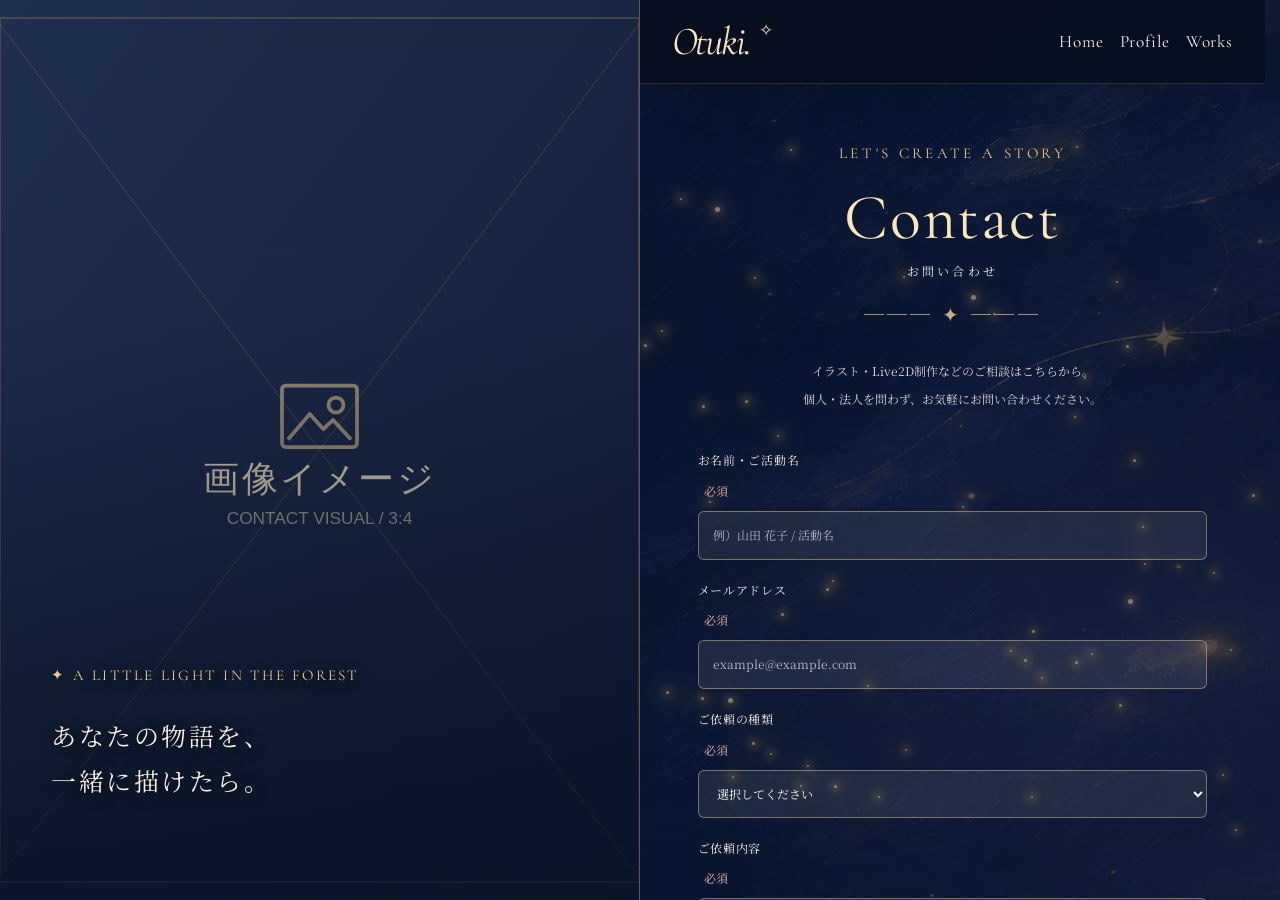
<file: contact.html>
<!doctype html><html lang="ja"><head><meta charset="UTF-8"><meta name="viewport" content="width=device-width,initial-scale=1"><meta name="theme-color" content="#0b1531"><meta name="description" content="Otuki. へのイラスト・Live2D制作のご相談・お問い合わせ。"><title>Contact | Otuki.</title><link rel="preconnect" href="https://fonts.googleapis.com"><link rel="preconnect" href="https://fonts.gstatic.com" crossorigin><link href="https://fonts.googleapis.com/css2?family=Cormorant+Garamond:ital,wght@0,400;0,500;0,600;1,400;1,500&family=Noto+Serif+JP:wght@400;500;600&display=swap" rel="stylesheet"><link rel="stylesheet" href="style.css"><script src="data.js" defer></script><script src="cms-bridge.js" defer></script><script src="app.js" defer></script></head>
<body class="contact-page split-page">
<div class="world-bg" aria-hidden="true"></div>
<div class="fireflies" id="fireflies" aria-hidden="true"></div>
<main class="split-layout contact-layout">
  <aside class="split-visual contact-art-side" aria-label="作品イラスト">
    <div class="split-slides" id="contact-slides" aria-label="お問い合わせイラストのスライドショー">
      <img class="split-slide is-visible" src="assets/placeholder-contact.svg" alt="お問い合わせページ用イラスト（仮画像）">
    </div>
    <div class="contact-art-shade"></div>
    <div class="contact-art-words"><span>✦ A LITTLE LIGHT IN THE FOREST</span><p>あなたの物語を、<br>一緒に描けたら。</p></div>
  </aside>
  <section class="split-panel contact-form-side" aria-label="お問い合わせフォーム">
    <header class="header split-header">
  <a class="logo" href="index.html" aria-label="Otuki. ホーム">O<span>tuki.</span><i>✧</i></a>
  <nav class="split-nav" aria-label="ページ移動">
    <a href="index.html">Home</a>
    <a href="profile.html">Profile</a>
    <a href="works.html">Works</a>
  </nav>
</header>
    <div class="split-panel-inner">
    <div class="contact-heading"><p class="eyebrow">LET'S CREATE A STORY</p><h1>Contact</h1><p class="jp-sub">お問い合わせ</p><div class="heading-ornament">─── ✦ ───</div><p class="form-intro">イラスト・Live2D制作などのご相談はこちらから。<br>個人・法人を問わず、お気軽にお問い合わせください。</p></div>
    <form id="contact-form" class="contact-form"><label>お名前・ご活動名 <b>必須</b><input type="text" name="name" required autocomplete="name" placeholder="例）山田 花子 / 活動名"></label><label>メールアドレス <b>必須</b><input type="email" name="email" required autocomplete="email" placeholder="example@example.com"></label><label>ご依頼の種類 <b>必須</b><select name="category" required><option value="">選択してください</option><option>イラスト制作</option><option>Live2D制作</option><option>キャラクターデザイン</option><option>企業案件・商用利用</option><option>その他</option></select></label><label>ご依頼内容 <b>必須</b><textarea name="message" rows="5" required placeholder="用途、制作イメージ、参考資料など、決まっている範囲でご記入ください。"></textarea></label><div class="form-columns"><label>ご予算（目安）<select name="budget"><option value="">未定・相談したい</option><option>〜3万円</option><option>3万〜5万円</option><option>5万〜10万円</option><option>10万円以上</option></select></label><label>ご希望納期<input type="date" name="deadline"></label></div><button class="gold-btn submit-btn" type="submit">送信内容をメールで開く <span>↗</span></button><p class="form-status" id="form-status" role="status" aria-live="polite"></p><p class="form-disclaimer">※ メールアプリで送信内容を作成します。画面が切り替わった後、メールアプリの送信操作が必要です。サイト上での直接送信ではありません。</p></form>
    </div>
    <footer class="footer site-footer" aria-label="サイトフッター">
  <a class="logo footer-logo" href="index.html" aria-label="Otuki. ホーム">Otuki.<i aria-hidden="true">✧</i></a>
  <p class="footer-social-heading">Follow Otuki.</p>
  <div id="social-links" class="social-links" aria-label="SNSリンク"></div>
  <small>© <span id="year"></span> Otuki. All rights reserved.</small>
</footer>
  </section>
</main>
</body></html>
</file>
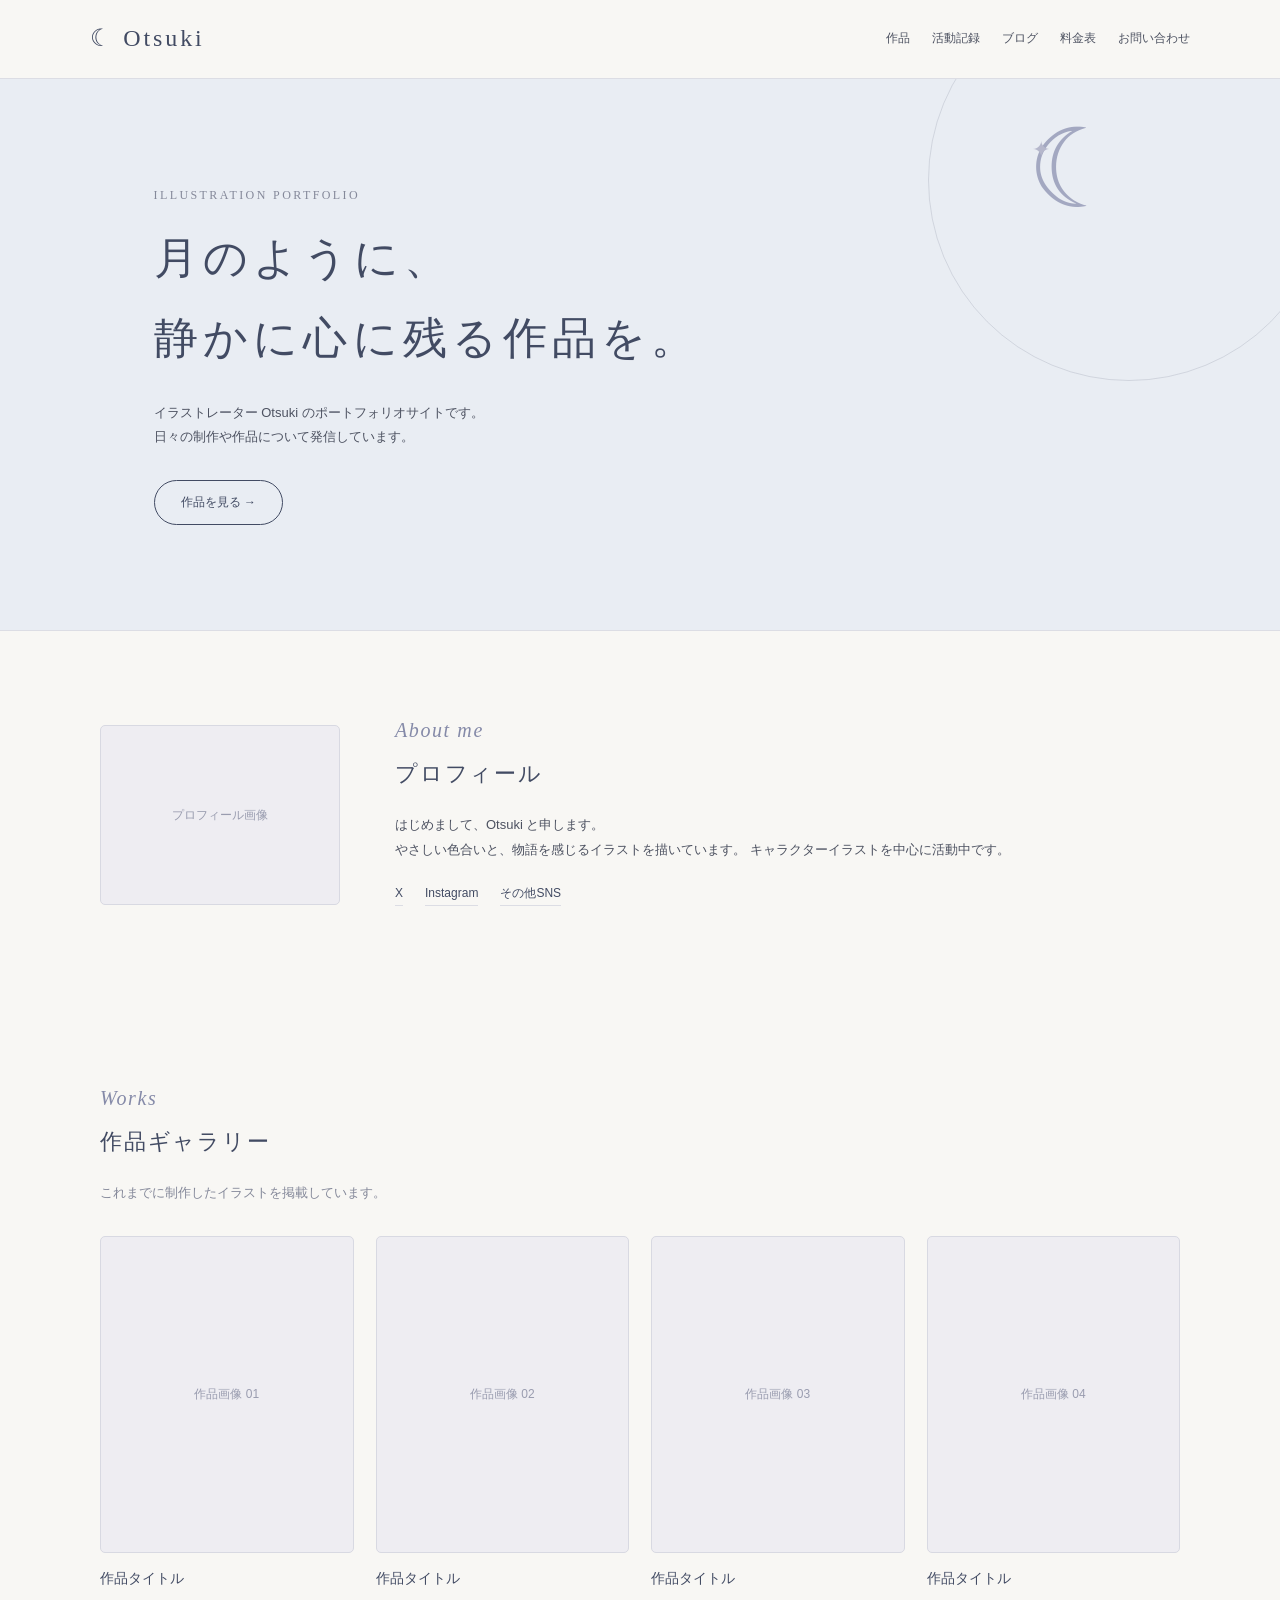
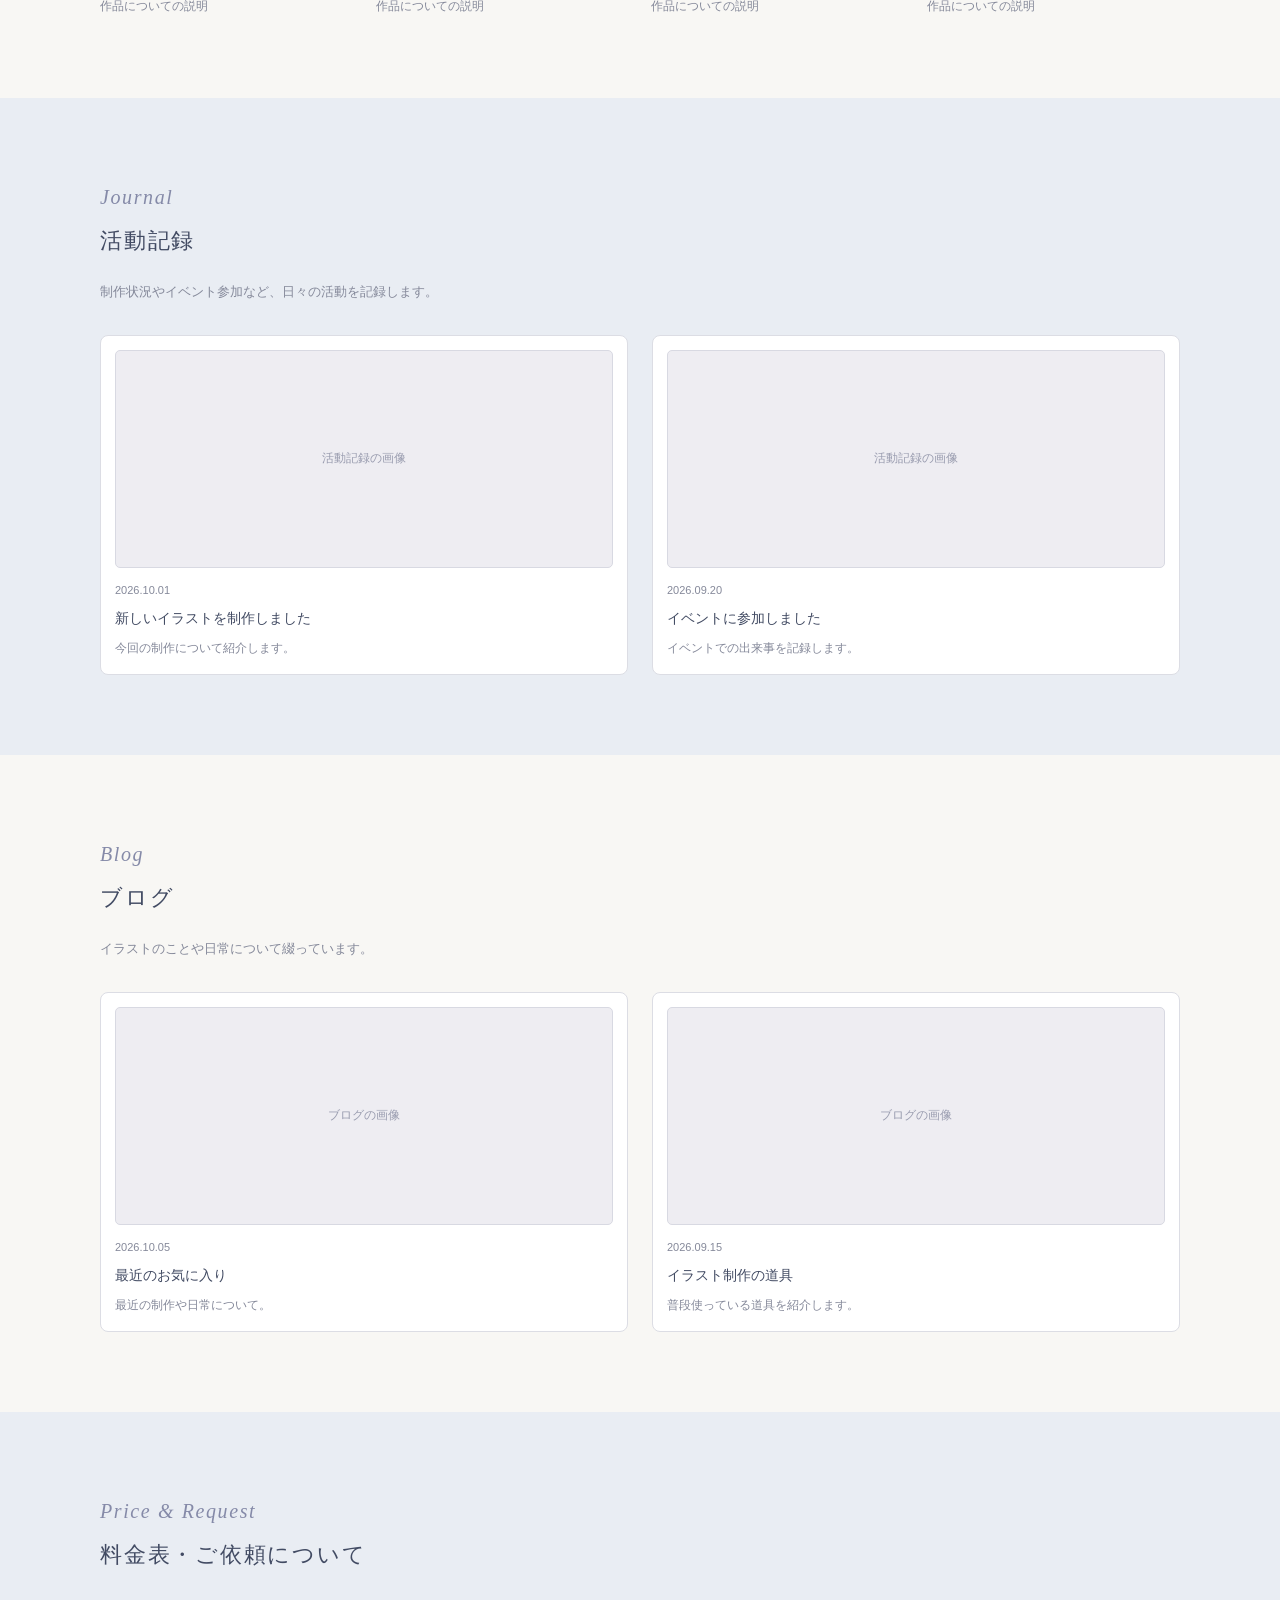
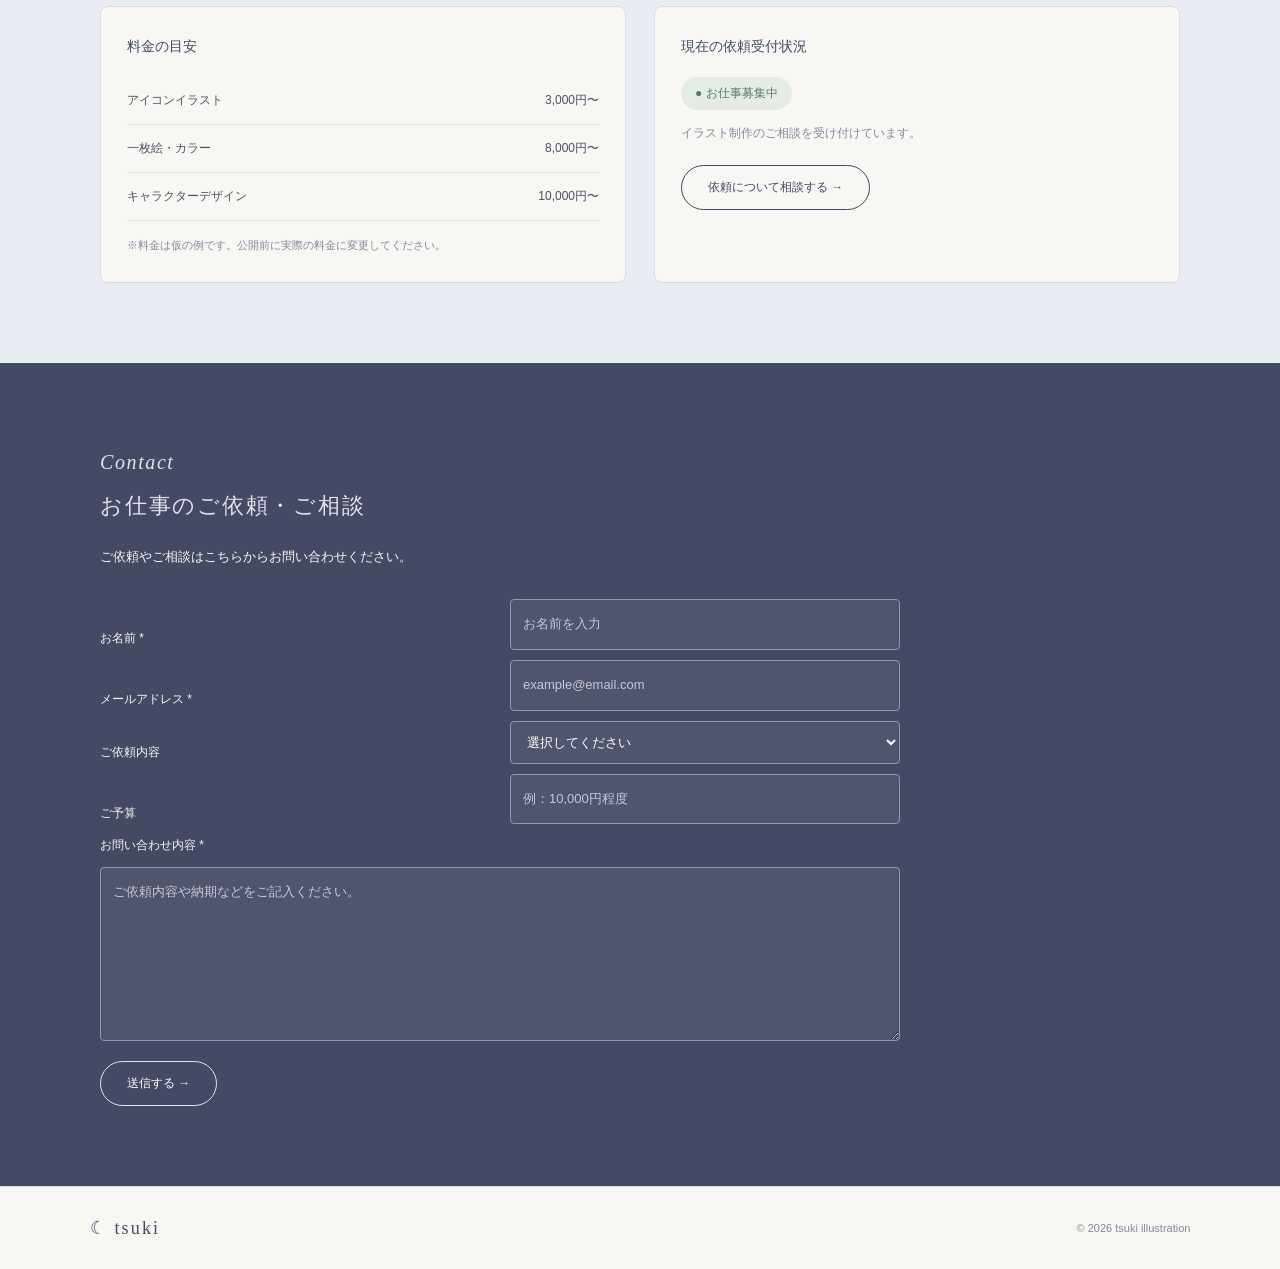
<file: Otuki.illustrator/indx.html>
<!DOCTYPE html>
<html lang="ja">
<head>
    <meta charset="UTF-8">
    <meta name="viewport" content="width=device-width, initial-scale=1.0">
    <title>tsuki illustration</title>
    <link rel="stylesheet" href="style.css">
</head>

<body>

    <!-- ヘッダー -->
    <header class="header">
        <a href="#" class="logo">☾ Otsuki</a>

        <nav>
            <a href="#works">作品</a>
            <a href="#journal">活動記録</a>
            <a href="#blog">ブログ</a>
            <a href="#price">料金表</a>
            <a href="#contact">お問い合わせ</a>
        </nav>
    </header>

    <main>

        <!-- メインビジュアル -->
        <section class="hero">
            <p class="sub-title">ILLUSTRATION PORTFOLIO</p>
            <h1>月のように、<br>静かに心に残る作品を。</h1>
            <p class="hero-text">
                イラストレーター Otsuki のポートフォリオサイトです。<br>
                日々の制作や作品について発信しています。
            </p>
            <a href="#works" class="button">作品を見る →</a>
            <span class="moon-decoration">☾</span>
        </section>

        <!-- プロフィール -->
        <section class="profile section">
            <div class="profile-image image-box">
                プロフィール画像
            </div>

            <div class="profile-text">
                <p class="english-title">About me</p>
                <h2>プロフィール</h2>
                <p>
                    はじめまして、Otsuki と申します。<br>
                    やさしい色合いと、物語を感じるイラストを描いています。
                    キャラクターイラストを中心に活動中です。
                </p>
                <p class="profile-links">
                    <a href="#">X</a>
                    <a href="#">Instagram</a>
                    <a href="#">その他SNS</a>
                </p>
            </div>
        </section>

        <!-- 作品ギャラリー -->
        <section id="works" class="section">
            <div class="section-heading">
                <p class="english-title">Works</p>
                <h2>作品ギャラリー</h2>
                <p>これまでに制作したイラストを掲載しています。</p>
            </div>

            <div class="works-grid">
                <article class="work-card">
                    <div class="image-box">作品画像 01</div>
                    <h3>作品タイトル</h3>
                    <p>作品についての説明</p>
                </article>

                <article class="work-card">
                    <div class="image-box">作品画像 02</div>
                    <h3>作品タイトル</h3>
                    <p>作品についての説明</p>
                </article>

                <article class="work-card">
                    <div class="image-box">作品画像 03</div>
                    <h3>作品タイトル</h3>
                    <p>作品についての説明</p>
                </article>

                <article class="work-card">
                    <div class="image-box">作品画像 04</div>
                    <h3>作品タイトル</h3>
                    <p>作品についての説明</p>
                </article>
            </div>
        </section>

        <!-- 活動記録 -->
        <section id="journal" class="section section-soft">
            <div class="section-heading">
                <p class="english-title">Journal</p>
                <h2>活動記録</h2>
                <p>制作状況やイベント参加など、日々の活動を記録します。</p>
            </div>

            <div class="article-grid">
                <article class="article-card">
                    <div class="image-box">活動記録の画像</div>
                    <p class="date">2026.10.01</p>
                    <h3>新しいイラストを制作しました</h3>
                    <p>今回の制作について紹介します。</p>
                </article>

                <article class="article-card">
                    <div class="image-box">活動記録の画像</div>
                    <p class="date">2026.09.20</p>
                    <h3>イベントに参加しました</h3>
                    <p>イベントでの出来事を記録します。</p>
                </article>
            </div>
        </section>

        <!-- ブログ -->
        <section id="blog" class="section">
            <div class="section-heading">
                <p class="english-title">Blog</p>
                <h2>ブログ</h2>
                <p>イラストのことや日常について綴っています。</p>
            </div>

            <div class="article-grid">
                <article class="article-card">
                    <div class="image-box">ブログの画像</div>
                    <p class="date">2026.10.05</p>
                    <h3>最近のお気に入り</h3>
                    <p>最近の制作や日常について。</p>
                </article>

                <article class="article-card">
                    <div class="image-box">ブログの画像</div>
                    <p class="date">2026.09.15</p>
                    <h3>イラスト制作の道具</h3>
                    <p>普段使っている道具を紹介します。</p>
                </article>
            </div>
        </section>

        <!-- 料金表・受付状況 -->
        <section id="price" class="section section-soft">
            <div class="section-heading">
                <p class="english-title">Price & Request</p>
                <h2>料金表・ご依頼について</h2>
            </div>

            <div class="price-layout">
                <div class="price-panel">
                    <h3>料金の目安</h3>

                    <div class="price-row">
                        <span>アイコンイラスト</span>
                        <span>3,000円〜</span>
                    </div>

                    <div class="price-row">
                        <span>一枚絵・カラー</span>
                        <span>8,000円〜</span>
                    </div>

                    <div class="price-row">
                        <span>キャラクターデザイン</span>
                        <span>10,000円〜</span>
                    </div>

                    <p class="note">
                        ※料金は仮の例です。公開前に実際の料金に変更してください。
                    </p>
                </div>

                <div class="status-panel">
                    <h3>現在の依頼受付状況</h3>
                    <p class="status-label">● お仕事募集中</p>
                    <p>イラスト制作のご相談を受け付けています。</p>
                    <a href="#contact" class="button">依頼について相談する →</a>
                </div>
            </div>
        </section>

        <!-- お問い合わせ・依頼フォーム -->
        <section id="contact" class="section contact-section">
            <p class="english-title">Contact</p>
            <h2>お仕事のご依頼・ご相談</h2>
            <p>ご依頼やご相談はこちらからお問い合わせください。</p>

            <form class="contact-form">
                <label for="name">お名前 *</label>
                <input id="name" name="name" type="text"
                       placeholder="お名前を入力" required>

                <label for="email">メールアドレス *</label>
                <input id="email" name="email" type="email"
                       placeholder="example@email.com" required>

                <label for="type">ご依頼内容</label>
                <select id="type" name="type">
                    <option value="">選択してください</option>
                    <option>アイコンイラスト</option>
                    <option>一枚絵・カラー</option>
                    <option>キャラクターデザイン</option>
                    <option>その他</option>
                </select>

                <label for="budget">ご予算</label>
                <input id="budget" name="budget" type="text"
                       placeholder="例：10,000円程度">

                <label for="message">お問い合わせ内容 *</label>
                <textarea id="message" name="message" rows="6"
                          placeholder="ご依頼内容や納期などをご記入ください。"
                          required></textarea>

                <button type="button" class="button"
                        onclick="alert('このフォームは見た目のサンプルです。送信機能はまだ設定されていません。')">
                    送信する →
                </button>
            </form>
        </section>

    </main>

    <!-- フッター -->
    <footer class="footer">
        <a href="#" class="logo">☾ tsuki</a>
        <p>© 2026 tsuki illustration</p>
    </footer>

</body>
</html>
</file>
<file: style.css>
:root{--night:#0b1531;--night2:#111f40;--gold:#e8c992;--gold2:#f8e7be;--white:#f7f0e7;--muted:#c4c3d2;--line:rgba(232,201,146,.36)}*{box-sizing:border-box}html{scroll-behavior:smooth}body{margin:0;background:var(--night);color:var(--white);font-family:'Noto Serif JP',serif;font-size:14px;line-height:1.9;overflow-x:hidden}button,input,select,textarea{font:inherit}button,a{-webkit-tap-highlight-color:transparent}a{color:inherit;text-decoration:none}button{cursor:pointer}img{max-width:100%;display:block}.world-bg{position:fixed;inset:0;z-index:-3;background:linear-gradient(180deg,rgba(7,15,36,.45),rgba(12,21,45,.4)),url('assets/oil-night.webp') center top/cover no-repeat}.world-bg:after{content:'';position:absolute;inset:0;background:radial-gradient(ellipse at 8% 30%,rgba(45,67,117,.25),transparent 42%),radial-gradient(ellipse at 93% 73%,rgba(95,78,134,.17),transparent 38%)}.fireflies{position:fixed;inset:0;z-index:-1;pointer-events:none;overflow:hidden}.firefly{position:absolute;width:4px;height:4px;border-radius:50%;background:#ffe4a4;box-shadow:0 0 9px 3px rgba(255,204,114,.52),0 0 30px 8px rgba(255,204,114,.16);animation:twinkle var(--duration,5s) ease-in-out infinite alternate;animation-delay:var(--delay,0s)}@keyframes twinkle{0%{opacity:.14;transform:translateY(4px) scale(.7)}100%{opacity:.95;transform:translateY(-8px) scale(1.1)}}.header{height:92px;max-width:1420px;padding:0 6%;margin:auto;display:flex;align-items:center;justify-content:space-between;position:relative;z-index:10;border-bottom:1px solid rgba(233,201,145,.18)}.logo{font-family:'Cormorant Garamond',serif;font-style:italic;font-size:46px;line-height:1;color:var(--gold2);letter-spacing:-3px}.logo span{letter-spacing:-2px}.logo i{font-size:17px;font-style:normal;vertical-align:top;margin-left:9px}.nav{display:flex;gap:35px;align-items:center}.nav a,.back-home{font-family:'Cormorant Garamond',serif;font-size:19px;letter-spacing:.03em;transition:color .25s}.nav a:hover,.back-home:hover{color:var(--gold)}.nav-contact{border:1px solid var(--line);padding:7px 23px;border-radius:99px}.nav-contact span{margin-left:12px;color:var(--gold)}.nav-toggle{display:none;background:none;border:0;color:var(--gold);font-size:27px}.hero{min-height:720px;height:min(790px,calc(100svh - 92px));position:relative;display:grid;align-items:center;overflow:hidden}.hero-inner{width:min(1200px,88%);margin:auto;display:grid;grid-template-columns:1fr 1fr;align-items:center;gap:6%;position:relative;z-index:1}.hero-glow{position:absolute;inset:0;background:radial-gradient(ellipse at 70% 47%,rgba(233,191,110,.11),transparent 38%),radial-gradient(ellipse at 26% 50%,rgba(25,45,91,.55),transparent 45%);pointer-events:none}.mini-caption,.eyebrow,.hero-overline,.ending-overline{font-family:'Cormorant Garamond',serif;letter-spacing:.22em;color:var(--gold);font-size:15px}.tiny-star{font-size:20px;margin-right:10px}.hero-overline{font-size:22px;letter-spacing:.14em;margin:28px 0 8px}.hero h1,.ending h2{font-weight:400;font-size:clamp(34px,3.4vw,56px);line-height:1.7;letter-spacing:.16em;margin:0}.hero h1 em{font-style:normal;color:var(--gold2)}.hero-text{font-size:14px;line-height:2.5;color:#e0dce0;margin:25px 0 34px;letter-spacing:.1em}.gold-btn{display:inline-flex;align-items:center;justify-content:center;gap:55px;border:1px solid #e6c88f;border-radius:99px;padding:12px 29px;background:linear-gradient(110deg,#b48b51,#f1d39a 49%,#b78b50);color:#17203a;font-weight:600;letter-spacing:.08em;box-shadow:0 3px 25px rgba(235,183,104,.16);transition:transform .25s,box-shadow .25s}.gold-btn:hover{transform:translateY(-3px);box-shadow:0 6px 30px rgba(235,183,104,.35)}.hero-art-wrap{position:relative;padding:40px 20px}.moon-halo{position:absolute;width:84%;aspect-ratio:1;border-radius:50%;top:4%;left:10%;background:radial-gradient(circle,rgba(255,221,155,.28),rgba(224,185,122,.08) 44%,transparent 72%);filter:blur(7px)}.hero-art{height:520px;position:relative;overflow:hidden;border-radius:46% 46% 5px 5px;border:1px solid rgba(240,205,150,.5);box-shadow:0 25px 70px rgba(0,0,0,.4),0 0 0 9px rgba(220,190,140,.045)}.hero-art:before{content:'';position:absolute;inset:8px;border:1px solid rgba(240,205,150,.35);border-radius:46% 46% 2px 2px;z-index:2;pointer-events:none}.hero-art img{width:100%;height:100%;object-fit:cover;object-position:center}.image-label{position:absolute;bottom:13px;right:16px;font:10px 'Cormorant Garamond',serif;letter-spacing:.1em;color:#fff;opacity:.7;text-shadow:0 1px 5px #000}.orbit-star{position:absolute;color:var(--gold);font-size:28px;text-shadow:0 0 20px var(--gold)}.star-one{top:20px;right:3px}.star-two{bottom:18px;left:0}.scroll-guide{position:absolute;bottom:24px;left:50%;transform:translateX(-50%);display:flex;align-items:center;flex-direction:column;gap:2px;font:12px 'Cormorant Garamond',serif;letter-spacing:.22em;color:var(--gold)}.scroll-guide span{font-size:24px}.between{display:flex;align-items:center;gap:22px;justify-content:center;color:var(--gold);opacity:.75;padding:18px 0 12px}.between-line{width:140px;height:1px;background:linear-gradient(90deg,transparent,var(--gold),transparent)}.section{padding:108px max(6%,calc((100% - 1230px)/2));position:relative}.section-heading{text-align:center;margin-bottom:45px}.section-heading h2,.about-copy h2,.contact-heading h1{font:normal 65px/1.1 'Cormorant Garamond',serif;color:var(--gold2);margin:7px 0 0;letter-spacing:.025em}.heading-light{font-size:.66em}.jp-sub{font-size:12px;letter-spacing:.26em;margin:7px 0 8px}.heading-ornament{color:var(--gold);font-size:17px;letter-spacing:.17em;opacity:.85}.works-filter{display:flex;gap:12px;justify-content:center;margin-bottom:34px;flex-wrap:wrap}.filter{border:1px solid var(--line);border-radius:50px;padding:5px 24px;background:rgba(10,18,38,.45);color:#e2d7c8;font:18px 'Cormorant Garamond',serif;transition:all .2s}.filter:hover,.filter.is-active{background:rgba(230,195,137,.18);border-color:var(--gold);color:var(--gold2)}.works-grid{display:grid;grid-template-columns:repeat(3,minmax(0,1fr));gap:25px}.work-card{border:0;padding:0;background:transparent;color:inherit;text-align:left;min-width:0}.work-image-wrap{aspect-ratio:4/4.5;position:relative;border:1px solid var(--line);padding:7px;background:rgba(13,22,44,.65);overflow:hidden;box-shadow:0 12px 30px rgba(0,0,0,.2)}.work-image-wrap:after{content:'✦ VIEW WORK';position:absolute;inset:7px;display:flex;align-items:center;justify-content:center;color:var(--gold2);letter-spacing:.22em;background:rgba(7,13,31,.6);opacity:0;transition:opacity .3s}.work-card:hover .work-image-wrap:after,.work-card:focus-visible .work-image-wrap:after{opacity:1}.work-image-wrap img{width:100%;height:100%;object-fit:cover;transition:transform .5s}.work-card:hover img{transform:scale(1.055)}.work-meta{padding:13px 4px 0;display:flex;align-items:baseline;justify-content:space-between;gap:10px}.work-title{font-size:14px;letter-spacing:.07em}.work-category{font:12px 'Cormorant Garamond',serif;color:var(--gold);letter-spacing:.08em}.subtle-hint{text-align:center;color:#b8b8cb;font-size:11px;letter-spacing:.08em;margin:32px 0 0}.subtle-hint span{color:var(--gold)}.movie{background:linear-gradient(180deg,transparent,rgba(6,13,31,.24),transparent)}.movie-grid{display:grid;grid-template-columns:1.5fr 1fr;gap:26px}.movie-card{border:1px solid var(--line);padding:8px;background:rgba(8,17,37,.6);min-width:0}.movie-media{aspect-ratio:16/9;position:relative;overflow:hidden}.movie-media img,.movie-media video{width:100%;height:100%;object-fit:cover}.movie-media video{background:#080e22}.movie-play{position:absolute;top:50%;left:50%;transform:translate(-50%,-50%);width:72px;height:72px;border-radius:50%;border:1px solid var(--gold);background:rgba(9,18,38,.72);color:var(--gold2);font-size:22px;backdrop-filter:blur(6px)}.movie-card h3{font:normal 24px 'Cormorant Garamond',serif;margin:13px 10px 0}.movie-card p{color:var(--muted);font-size:11px;margin:0 10px 13px}.about-frame{display:grid;grid-template-columns:1fr 1fr;gap:8%;align-items:center}.about-image{height:470px;position:relative;padding:9px;border:1px solid var(--line);background:rgba(9,18,38,.3)}.about-image img{width:100%;height:100%;object-fit:cover}.about-copy .jp-sub{margin:8px 0}.about-copy .left{text-align:left}.about-lead{font-size:24px;letter-spacing:.13em;margin:35px 0 20px}.about-copy>p:not(.eyebrow):not(.jp-sub):not(.about-lead){line-height:2.7;color:#d9d5db;font-size:13px}.signature{font:italic 37px 'Cormorant Garamond',serif;color:var(--gold);margin-top:20px}.signature span{font-size:16px}.commission-intro{text-align:center;line-height:2.7;color:#e0d8d9;margin-bottom:40px}.service-list{display:grid;grid-template-columns:repeat(3,1fr);gap:20px}.service{border:1px solid var(--line);background:rgba(8,17,38,.48);padding:37px 22px;text-align:center;position:relative}.service:before,.service:after{content:'✦';position:absolute;color:var(--gold);font-size:10px}.service:before{top:7px;left:12px}.service:after{bottom:7px;right:12px}.service-icon{color:var(--gold);font-size:28px}.service h3{font:normal 27px 'Cormorant Garamond',serif;color:var(--gold2);margin:10px 0}.service p{font-size:11px;color:#d0c8cc}.availability{text-align:center;color:var(--gold2);margin-top:32px;font-size:12px;letter-spacing:.12em}.ending{text-align:center;padding:110px 20px 135px;position:relative;background:radial-gradient(ellipse at center,rgba(31,48,87,.5),transparent 60%)}.ending-star{color:var(--gold);font-size:22px;letter-spacing:.6em}.ending-overline{margin:12px 0}.ending h2{font-size:clamp(29px,3vw,43px);margin:18px 0}.ending>p:not(.ending-star):not(.ending-overline):not(.ending-note){font-size:13px;color:#e1d7d4;margin-bottom:33px}.ending-note{font-size:10px;color:#b3b4c5;margin-top:15px}.footer{text-align:center;padding:45px 20px 30px;border-top:1px solid var(--line);background:rgba(7,15,32,.45)}.footer-logo{font-size:43px}.footer p{font:17px 'Cormorant Garamond',serif;letter-spacing:.15em;margin:7px 0 15px}.footer small{color:#aeb0c0;font-size:10px}.social-links{display:flex;justify-content:center;gap:25px;margin:10px 0 23px;color:var(--gold)}.art-modal{border:1px solid var(--gold);padding:18px;background:#111d3a;color:var(--white);width:min(930px,92vw);max-height:88vh;box-shadow:0 25px 90px #0009}.art-modal::backdrop{background:rgba(1,5,15,.85);backdrop-filter:blur(6px)}.modal-layout{display:grid;grid-template-columns:1.2fr 1fr;gap:30px;align-items:center}.modal-layout img{width:100%;max-height:74vh;object-fit:contain;background:#09112b}.modal-copy h2{font-size:25px;font-weight:400;color:var(--gold2)}.modal-copy p:not(.eyebrow){font-size:13px;color:#e2d9d6;line-height:2.5}.close-modal{position:absolute;top:0;right:0;border:0;background:#192846;color:var(--gold2);font-size:28px;width:44px;height:44px}.outline-btn{display:inline-block;border:1px solid var(--gold);border-radius:50px;padding:9px 20px;color:var(--gold2);font-size:12px;margin-top:12px}.contact-page .world-bg{background-position:center center}.back-home{color:var(--gold2)}.contact-layout{max-width:1600px;margin:0 auto;min-height:calc(100svh - 92px);display:grid;grid-template-columns:1fr 1fr}.contact-art-side{position:relative;min-height:900px;overflow:hidden;border-right:1px solid var(--line)}.contact-art-side>img{width:100%;height:100%;position:absolute;inset:0;object-fit:cover;object-position:center}.contact-art-shade{position:absolute;inset:0;background:linear-gradient(180deg,rgba(8,17,35,.12) 35%,rgba(8,17,35,.8))}.contact-art-words{position:absolute;bottom:9%;left:9%;text-shadow:0 2px 15px #000}.contact-art-words span{font:15px 'Cormorant Garamond',serif;color:var(--gold);letter-spacing:.15em}.contact-art-words p{font-size:25px;line-height:1.8;letter-spacing:.1em}.contact-form-side{padding:40px clamp(25px,5vw,95px) 75px;background:rgba(9,18,39,.58)}.contact-heading{text-align:center}.contact-heading h1{font-size:65px}.form-intro{font-size:12px;line-height:2.4;color:#d9d3d7;margin:24px 0 35px}.contact-form{display:grid;gap:19px}.contact-form label{display:flex;flex-direction:column;gap:8px;font-size:12px;letter-spacing:.06em}.contact-form label b{display:inline;font-weight:400;color:#f1b9a6;margin-left:6px}.contact-form input,.contact-form select,.contact-form textarea{width:100%;border:1px solid rgba(231,202,153,.46);background:rgba(234,226,220,.09);border-radius:6px;color:#fff;padding:12px 14px;outline:none;transition:border-color .2s,box-shadow .2s;min-height:48px}.contact-form input::placeholder,.contact-form textarea::placeholder{color:#b8b4c2}.contact-form select option{background:#172443;color:white}.contact-form input:focus,.contact-form select:focus,.contact-form textarea:focus{border-color:var(--gold2);box-shadow:0 0 0 3px rgba(234,202,147,.1)}.contact-form textarea{resize:vertical;min-height:120px}.form-columns{display:grid;grid-template-columns:1fr 1fr;gap:16px}.submit-btn{margin:10px auto 0;min-width:250px}.form-disclaimer{font-size:10px;color:#b8b7c7;line-height:2}.form-status{font-size:12px;text-align:center;color:var(--gold2);margin:0}.contact-footer{text-align:center;padding:16px;font:12px 'Cormorant Garamond',serif;color:#b5b6c5;border-top:1px solid var(--line)}@media(max-width:950px){.nav{gap:17px}.nav a{font-size:17px}.hero-art{height:420px}.hero{min-height:620px}.section{padding:85px 5%}.works-grid{gap:14px}.contact-form-side{padding:30px 30px 65px}.contact-art-side{min-height:800px}}@media(max-width:700px){.header{height:72px;padding:0 6%}.logo{font-size:39px}.nav-toggle{display:block}.nav{display:none;position:absolute;top:72px;left:0;right:0;padding:20px 7% 28px;background:#0c1734;border-bottom:1px solid var(--line);flex-direction:column;align-items:stretch;gap:12px}.nav.is-open{display:flex}.nav a{font-size:22px}.hero{height:auto;min-height:0;padding:40px 0 70px}.hero-inner{width:90%;grid-template-columns:1fr;gap:15px}.hero-copy{text-align:center;order:2}.hero-art-wrap{order:1;padding:15px 10px;width:min(440px,100%);margin:auto}.hero-art{height:340px}.hero-overline{margin-top:12px}.hero h1{font-size:31px}.hero-text{font-size:12px}.mini-caption{font-size:12px}.scroll-guide{bottom:10px}.between{padding-top:0}.between-line{width:60px}.section{padding:75px 5%}.section-heading h2,.about-copy h2{font-size:51px}.works-grid{grid-template-columns:repeat(2,minmax(0,1fr));gap:17px 12px}.work-image-wrap{padding:4px}.work-meta{display:block}.work-title{display:block;font-size:12px}.work-category{font-size:11px}.movie-grid{grid-template-columns:1fr}.about-frame{grid-template-columns:1fr;gap:30px}.about-image{height:340px}.about-copy{text-align:center}.about-copy .left{text-align:center}.service-list{grid-template-columns:1fr}.service{padding:20px}.ending{padding:70px 15px 95px}.ending h2{font-size:29px}.modal-layout{grid-template-columns:1fr;gap:10px}.modal-layout img{max-height:44vh}.art-modal{padding:12px}.modal-copy{padding:0 12px 12px}.modal-copy h2{margin:6px 0}.modal-copy p:not(.eyebrow){line-height:2}.contact-layout{grid-template-columns:1fr}.contact-art-side{min-height:360px;border-right:0;border-bottom:1px solid var(--line)}.contact-art-side>img{object-position:center 38%}.contact-art-words{bottom:5%;left:7%}.contact-art-words p{font-size:18px}.contact-form-side{padding:30px 6% 65px}.contact-heading h1{font-size:58px}.form-columns{grid-template-columns:1fr}.world-bg{background-size:auto 100vh;background-repeat:repeat-y}.contact-page .world-bg{background-size:cover}}@media(prefers-reduced-motion:reduce){html{scroll-behavior:auto}.firefly{animation:none}.gold-btn,.work-image-wrap img{transition:none}}

/* ========================================================
   v2: 全画面ファーストビュー / 背景もページと一緒にスクロール
   ======================================================== */
body{position:relative;isolation:isolate}
.world-bg{position:absolute;inset:0 0 auto;min-height:100%;height:100%;z-index:-3;background-image:linear-gradient(180deg,rgba(6,12,30,.30),rgba(8,15,35,.35)),url('assets/oil-night-long.webp');background-position:center top;background-size:100% 100%;background-repeat:no-repeat}
.contact-page .world-bg{background-position:center top;background-size:100% 100%;background-repeat:no-repeat}
.fireflies{position:absolute;inset:0;min-height:100%;height:100%;overflow:hidden;z-index:-1}
.firefly{animation:twinkle var(--duration,5s) ease-in-out infinite alternate,drift var(--drift,12s) ease-in-out infinite alternate;animation-delay:var(--delay,0s)}
@keyframes drift{from{translate:0 0}to{translate:var(--dx,12px) var(--dy,-24px)}}
.hero-full{height:100svh;min-height:620px;display:block;position:relative;overflow:hidden;padding:0;isolation:isolate;background:#0b1531}
.hero-cover{position:absolute;inset:0;width:100%;height:100%;object-fit:cover;object-position:center 40%;z-index:-2}
.hero-cover-shade{position:absolute;inset:0;z-index:-1;background:linear-gradient(90deg,rgba(4,10,27,.78) 0%,rgba(4,10,27,.53) 36%,rgba(4,10,27,.06) 80%),linear-gradient(180deg,rgba(4,10,27,.38),transparent 25%,transparent 73%,rgba(4,10,27,.55))}
.hero-header{position:relative;max-width:none;width:100%;height:96px;padding:0 5.5%;background:linear-gradient(180deg,rgba(4,10,26,.4),transparent);border-bottom:1px solid rgba(233,201,145,.27);z-index:10}
.hero-cover-copy{position:absolute;left:9%;top:50%;transform:translateY(-45%);max-width:600px;text-shadow:0 3px 20px rgba(0,0,0,.65);z-index:2}
.hero-cover-copy h1{font-size:clamp(40px,5.4vw,78px);line-height:1.55;letter-spacing:.12em}
.hero-cover-copy .hero-overline{font-size:clamp(18px,2vw,27px);margin:0 0 15px}
.hero-cover-copy .hero-text{font-size:clamp(12px,1.2vw,15px)}
.hero-full .scroll-guide{z-index:2;bottom:28px}
.hero-temp-note{position:absolute;right:16px;bottom:10px;font-size:10px;color:rgba(255,255,255,.65)}
/* 星はJavaScriptで生成。全ページの長さに合わせて配置 */
.firefly{will-change:opacity,transform}
@media(max-width:700px){.hero-full{height:100svh;min-height:600px;padding:0}.hero-header{height:72px}.hero-cover{object-position:55% center}.hero-cover-shade{background:linear-gradient(180deg,rgba(4,10,27,.62) 0%,rgba(4,10,27,.1) 30%,rgba(4,10,27,.3) 55%,rgba(4,10,27,.84) 100%)}.hero-cover-copy{left:7%;right:7%;top:auto;bottom:16%;transform:none;text-align:center;max-width:none}.hero-cover-copy h1{font-size:clamp(31px,8vw,46px)}.hero-cover-copy .hero-text{font-size:12px;margin:10px 0 20px}.hero-full .scroll-guide{bottom:9px}.hero-temp-note{bottom:5px;right:8px;font-size:8px}.world-bg{background-size:100% 100%;background-repeat:no-repeat}}
@media(prefers-reduced-motion:reduce){.firefly{animation:none}}

/* v3: gallery-first / 文字は作品閲覧の妨げにならないよう最小限 */
.visually-hidden{position:absolute;width:1px;height:1px;padding:0;margin:-1px;overflow:hidden;clip:rect(0,0,0,0);white-space:nowrap;border:0}
.hero-full .hero-cover-shade{background:linear-gradient(180deg,rgba(4,10,25,.53),transparent 24%,transparent 70%,rgba(6,13,31,.24))}
.hero-full .hero-header{border-bottom:0;background:linear-gradient(180deg,rgba(4,10,24,.28),transparent)}
.section{padding-top:90px;padding-bottom:100px}
.section-heading{margin-bottom:35px}
.section-heading h2{font-size:clamp(52px,6vw,82px)}
.heading-ornament{margin-top:12px;font-size:20px}
.works-grid{grid-template-columns:repeat(3,minmax(0,1fr));gap:13px}
.work-image-wrap{aspect-ratio:4/5;border:0;padding:0;background:rgba(5,12,30,.4)}
.work-image-wrap:after{inset:0;content:'✧';font-size:30px}
.work-meta{display:none}
.movie-grid{grid-template-columns:repeat(2,minmax(0,1fr));gap:17px}
.movie-card{padding:0;border:0;background:transparent}
.movie-card h3,.movie-card p{display:none}
.commission{padding-top:75px;padding-bottom:70px}
.service-list{max-width:960px;margin:auto;gap:13px}
.service{padding:28px 12px;background:rgba(9,17,39,.38)}
.service h3{font-size:25px}
.service-icon{font-size:23px}
.ending{padding:55px 20px 110px;background:none}
.footer{padding-top:25px}
@media(max-width:700px){.section{padding:62px 4% 70px}.works-grid{grid-template-columns:repeat(2,minmax(0,1fr));gap:9px}.movie-grid{grid-template-columns:1fr;gap:14px}.service-list{grid-template-columns:repeat(2,minmax(0,1fr));gap:10px}.service:last-child{grid-column:1/-1}.service{padding:14px 8px}.service h3{font-size:21px}.hero-full .hero-cover-shade{background:linear-gradient(180deg,rgba(4,10,27,.55),transparent 28%,transparent 78%,rgba(4,10,27,.25))}}

/* v4 — gallery-style featured work and dedicated works archive */
.featured-works{padding-top:85px;padding-bottom:95px}
.exhibition{display:grid;grid-template-columns:64px minmax(0,1fr) 64px;gap:clamp(10px,2.8vw,34px);align-items:center;max-width:1230px;margin:auto}
.exhibition-stage{height:min(70vw,720px);min-height:410px;display:flex;align-items:center;justify-content:center;outline-offset:8px;position:relative;background:radial-gradient(ellipse at center,rgba(29,39,67,.35),rgba(8,14,30,.12) 68%,transparent);transition:opacity .22s ease,transform .22s ease}
.exhibition-stage.is-changing{opacity:.12;transform:translateY(6px)}
.exhibition-stage img{width:100%;height:100%;object-fit:contain;filter:drop-shadow(0 22px 28px rgba(0,0,0,.36));border:1px solid rgba(232,201,146,.13);background:rgba(5,12,28,.18)}
.exhibition-arrow{width:56px;height:56px;border:1px solid rgba(232,201,146,.65);border-radius:50%;background:rgba(10,18,40,.55);color:var(--gold2);font:45px/1 'Cormorant Garamond',serif;display:grid;place-items:center;transition:background .2s,transform .2s}
.exhibition-arrow:hover,.exhibition-arrow:focus-visible{background:rgba(232,201,146,.2);transform:scale(1.06)}
.exhibition-bottom{display:flex;gap:22px;align-items:center;justify-content:center;margin:25px 0 12px;color:var(--gold2);font:19px 'Cormorant Garamond',serif;letter-spacing:.14em}
.exhibition-dots{display:flex;align-items:center;gap:11px}.exhibition-dot{width:8px;height:8px;padding:0;border-radius:50%;border:1px solid var(--gold);background:transparent;opacity:.7}.exhibition-dot.is-active{background:var(--gold);opacity:1;box-shadow:0 0 11px rgba(245,207,139,.55)}
.view-all-wrap{text-align:center;margin-top:25px}.view-all{display:inline-block;padding:8px 24px;border-bottom:1px solid var(--line);color:var(--gold2);font:italic 25px 'Cormorant Garamond',serif;letter-spacing:.04em}.view-all:hover{border-color:var(--gold)}
.gallery-page{min-height:75vh;padding-top:65px}.gallery-title{font:normal clamp(52px,6vw,82px)/1.1 'Cormorant Garamond',serif;color:var(--gold2);margin:7px 0 0}.gallery-header{background:rgba(9,17,36,.4)}
@media(max-width:700px){.featured-works{padding-top:55px}.exhibition{grid-template-columns:34px minmax(0,1fr) 34px;gap:5px}.exhibition-stage{height:67svh;min-height:300px;max-height:620px}.exhibition-arrow{width:33px;height:43px;border-radius:28px;font-size:32px}.exhibition-bottom{font-size:16px}.gallery-page{padding-top:50px}}
@media(prefers-reduced-motion:reduce){.exhibition-stage,.exhibition-arrow{transition:none}}

/* v5 — シンプルな自動伸縮額縁 + 両隣が覗く作品スライダー */
.exhibition-peek{position:relative;display:block;max-width:none;margin:0 calc(-1 * max(6vw, (100vw - 1230px)/2));padding:0 0}
.exhibition-peek .exhibition-stage{width:100%;height:clamp(380px,63vw,720px);min-height:0;display:block;overflow:hidden;background:transparent;outline-offset:-6px;touch-action:pan-y;transition:none}
.exhibition-track{display:flex;align-items:center;gap:clamp(22px,4vw,66px);height:100%;width:max-content;will-change:transform}
.gallery-slide{height:100%;display:flex;align-items:center;justify-content:center;flex:none;opacity:.48;filter:brightness(.68);transform:scale(.88);transition:opacity .55s,filter .55s,transform .55s}
.gallery-slide.is-current{opacity:1;filter:none;transform:scale(1)}
.simple-art-frame{display:inline-flex;align-items:center;justify-content:center;padding:8px;background:#312a29;border:7px ridge #b89a67;box-shadow:inset 0 0 0 2px #ead3a4,0 14px 35px rgba(0,0,0,.5),0 0 0 1px #5e492e;max-width:min(76vw,940px);max-height:100%}
.simple-art-frame img{display:block;width:auto;height:auto;max-width:min(calc(76vw - 32px),908px);max-height:clamp(330px,57vw,670px);object-fit:contain;border:1px solid rgba(247,227,183,.35);background:#121c35;filter:none}
.exhibition-peek .exhibition-arrow{position:absolute;z-index:4;top:50%;transform:translateY(-50%);background:rgba(8,16,34,.84);backdrop-filter:blur(6px)}
.exhibition-peek .exhibition-prev{left:clamp(10px,4vw,75px)}
.exhibition-peek .exhibition-next{right:clamp(10px,4vw,75px)}
.exhibition-peek .exhibition-arrow:hover,.exhibition-peek .exhibition-arrow:focus-visible{transform:translateY(-50%) scale(1.07)}
@media(max-width:700px){
.exhibition-peek{margin:0 -4vw}
.exhibition-peek .exhibition-stage{height:clamp(350px,66svh,570px)}
.exhibition-track{gap:16px}
.simple-art-frame{max-width:84vw;padding:5px;border-width:5px}
.simple-art-frame img{max-width:calc(84vw - 22px);max-height:min(60svh,520px)}
.exhibition-peek .exhibition-prev{left:5px}.exhibition-peek .exhibition-next{right:5px}
.gallery-slide{transform:scale(.93)}
}
@media(prefers-reduced-motion:reduce){.gallery-slide{transition:none}.exhibition-track{transition:none!important}}


/* ================================================================
   Profile / Contact : 2カラム・左ビジュアル固定＋右側のみスクロール
   現在の背景・既存の他ページのデザインは変更しない
   ================================================================ */
@media (min-width: 821px) {
  body.split-page { height: 100dvh; overflow: hidden; }
  .split-page .world-bg { position: fixed; inset: 0; width: 100%; height: 100dvh; min-height: 0; background-size: cover; }
  .split-page .fireflies { position: fixed; inset: 0; height: 100dvh; min-height: 0; }
}
.split-page .split-header {
  position: fixed; top: 0; left: 0; width: 100%; max-width: none; margin: 0;
  height: 84px; padding: 0 4.5%; z-index: 30;
  background: linear-gradient(180deg, rgba(4,10,27,.76), rgba(4,10,27,.26));
  border-bottom: 1px solid rgba(232,201,146,.18);
}
.split-nav { display: flex; align-items: center; gap: clamp(14px,2.4vw,36px); }
.split-nav a { font: 19px 'Cormorant Garamond', serif; letter-spacing: .05em; transition: color .2s; }
.split-nav a:hover, .split-nav a:focus-visible { color: var(--gold); }
.split-page .split-layout { display: grid; grid-template-columns: 50% 50%; width: 100%; max-width: none; margin: 0; height: 100dvh; min-height: 0; }
.split-page .split-visual { position: relative; min-height: 0; height: 100%; overflow: hidden; border-right: 1px solid var(--line); background: rgba(7,16,37,.4); }
.split-page .split-visual > img, .split-page .split-visual .split-slide { position: absolute; inset: 0; width: 100%; height: 100%; object-fit: cover; object-position: center; }
.split-slides { position: absolute; inset: 0; overflow: hidden; }
.split-page .split-slide { opacity: 0; transition: opacity 1.15s ease; }
.split-page .split-slide.is-visible { opacity: 1; }
.split-page .split-panel { height: 100%; min-height: 0; overflow-x: hidden; overflow-y: auto; overscroll-behavior-y: contain; scrollbar-gutter: stable; padding: 124px clamp(25px,5vw,88px) 36px; background: rgba(9,18,39,.50); }
.split-page .contact-form-side { background: rgba(9,18,39,.50); }
.split-page .contact-art-side > .split-slides { position: absolute; inset: 0; }
.split-page .contact-art-side .contact-art-shade { pointer-events: none; }
.split-page .split-visual-shade { position: absolute; inset: 0; pointer-events: none; background: linear-gradient(180deg,rgba(6,13,31,.12),rgba(6,13,31,.06) 44%,rgba(6,13,31,.82)); }
.split-page .split-visual-caption { position: absolute; left: 8%; bottom: 8%; text-shadow: 0 2px 15px rgba(0,0,0,.7); }
.split-page .split-visual-caption span { color: var(--gold); font: 16px 'Cormorant Garamond',serif; letter-spacing: .2em; }
.split-page .split-visual-caption p { font-size: clamp(21px,2.2vw,31px); line-height: 1.9; letter-spacing: .1em; }
.split-page .contact-art-words { bottom: 8%; left: 8%; }
.split-page .contact-heading h1 { font-size: clamp(55px,5vw,75px); }
.split-panel-footer { padding: 42px 0 10px; margin-top: 60px; border-top: 1px solid var(--line); text-align: center; }
.split-panel-footer small { display: block; font: 12px 'Cormorant Garamond',serif; color: #b5b6c5; }
.split-panel-footer .social-links { flex-wrap: wrap; gap: 16px; }

/* PROFILE : 右カラムのプロフィール / サービス / トピック */
.profile-intro > .eyebrow { text-align: center; margin: 0; }
.profile-intro > h1 { margin: 0; font: normal clamp(58px,5vw,76px)/1.1 'Cormorant Garamond',serif; text-align: center; color: var(--gold2); }
.profile-intro > .jp-sub, .profile-intro > .heading-ornament { text-align: center; }
.profile-section { margin-bottom: 72px; }
.profile-person { display: flex; align-items: center; gap: 24px; margin: 44px 0 28px; }
.profile-avatar { width: 112px; height: 112px; border-radius: 50%; padding: 5px; border: 1px solid var(--line); flex: 0 0 auto; background: rgba(8,16,35,.5); }
.profile-avatar img { width: 100%; height: 100%; object-fit: cover; border-radius: 50%; }
.profile-name .eyebrow { font-size: 13px; }
.profile-name h2 { font: italic 43px 'Cormorant Garamond',serif; color: var(--gold2); margin: 2px 0 0; }
.profile-name p { font-size: 12px; color: #d4cbd0; margin: 1px 0; }
.profile-about-text { border-left: 2px solid rgba(232,201,146,.55); padding-left: 18px; color: #e3dce2; font-size: 13px; line-height: 2.6; }
.profile-section-title { text-align: center; margin-bottom: 27px; }
.profile-section-title .eyebrow { margin: 0; }
.profile-section-title h2 { font: normal clamp(43px,4.4vw,63px) 'Cormorant Garamond',serif; color: var(--gold2); margin: 2px 0 0; }
.profile-section-title p { font-size: 12px; letter-spacing: .16em; color: #d1c6d0; margin: 0; }
.profile-services { display: grid; gap: 18px; }
.profile-service { position: relative; display: grid; grid-template-columns: minmax(110px,39%) minmax(0,1fr); border: 1px solid rgba(232,201,146,.53); border-radius: 7px; padding: 9px; background: rgba(8,17,38,.62); box-shadow: 0 16px 35px rgba(0,0,0,.16); gap: 15px; overflow: hidden; }
.profile-service::after { content:'✧'; position:absolute; top:5px; right:13px; color:var(--gold); opacity:.65; }
.profile-service-image { min-height: 190px; background: rgba(12,22,47,.88); border: 1px solid rgba(232,201,146,.20); overflow: hidden; }
.profile-service-image img { width:100%; height:100%; object-fit:cover; }
.profile-service-copy { padding: 12px 15px 12px 0; display: flex; flex-direction: column; justify-content: center; }
.service-index, .topic-date { color:var(--gold); font: 13px 'Cormorant Garamond',serif; letter-spacing: .16em; }
.profile-service-copy h3 { color:var(--gold2); font: normal clamp(23px,2.2vw,32px) 'Cormorant Garamond',serif; margin: 4px 0 8px; line-height:1.2; }
.profile-service-copy p { color: #ddd6df; font-size: 11px; line-height: 2.1; margin: 0; }
.profile-topics { border-top: 1px solid var(--line); }
.profile-topic { padding: 18px 7px; border-bottom: 1px solid var(--line); }
.profile-topic p { margin:4px 0 0; font-size: 12px; color: #e4dce2; }
.profile-contact-cta { text-align:center; padding: 26px 20px 10px; }
.profile-contact-cta p { font-size: 12px; margin: 0 0 20px; }

@media(max-width: 820px) {
  body.split-page { min-height: 100svh; height: auto; overflow-x: hidden; overflow-y: auto; }
  .split-page .split-layout { display:block; height:auto; min-height:100svh; }
  .split-page .split-visual { display:none; }
  .split-page .split-panel { width:100%; height:auto; min-height:100svh; overflow:visible; scrollbar-gutter:auto; padding: 105px 6% 40px; background: rgba(9,18,39,.46); }
  .split-page .split-header { height:74px; padding: 0 5%; background: rgba(7,15,33,.90); }
  .split-page .split-header .logo { font-size: 38px; }
  .split-nav { gap: clamp(10px,3vw,22px); }
  .split-nav a { font-size: 16px; }
  .profile-person { gap:16px; }
  .profile-avatar { width: 88px; height: 88px; }
  .profile-service { grid-template-columns: minmax(115px,37%) minmax(0,1fr); }
  .profile-service-image { min-height: 155px; }
}
@media(max-width: 440px) {
  .split-nav a { font-size: 15px; }
  .profile-service { grid-template-columns: 1fr; gap: 0; }
  .profile-service-image { min-height: 0; aspect-ratio: 16/9; }
  .profile-service-copy { padding: 16px 13px 17px; }
  .profile-service-copy p { font-size: 12px; }
  .split-page .contact-heading h1 { font-size: 57px; }
}
@media(prefers-reduced-motion:reduce){
  .split-page .split-slide { transition: none; }
}


/* ================================================================
   全ページ共通フッター + PROFILE/CONTACT のヘッダー・フッターを右側に配置
   ================================================================ */
.site-footer {
  width: 100%;
  max-width: none;
  margin: 0;
  padding: 36px 22px 30px;
  text-align: center;
  border-top: 1px solid var(--line);
  background: rgba(7, 15, 32, .56);
}
.site-footer .footer-logo { display: inline-block; font-size: 42px; }
.site-footer .footer-social-heading {
  margin: 6px 0 16px;
  font: italic 18px 'Cormorant Garamond', serif;
  letter-spacing: .16em;
  color: var(--gold);
}
.site-footer .social-links {
  display: flex;
  align-items: center;
  justify-content: center;
  flex-wrap: wrap;
  gap: 9px 12px;
  margin: 0 auto 23px;
}
.site-footer .social-link {
  display: inline-block;
  padding: 5px 11px;
  border: 1px solid rgba(232,201,146,.36);
  border-radius: 99px;
  color: var(--gold2);
  background: rgba(15,27,53,.58);
  font: 14px 'Cormorant Garamond',serif;
  letter-spacing: .04em;
  transition: background .2s, border-color .2s, transform .2s;
}
.site-footer a.social-link:hover,
.site-footer a.social-link:focus-visible {
  border-color: var(--gold);
  background: rgba(232,201,146,.13);
  transform: translateY(-2px);
}
.site-footer .social-link.is-unset { opacity: .53; cursor: default; }
.site-footer small { display: block; font-size: 11px; color: #b9b9c7; }
/* スクロール領域の中でヘッダーを固定し、フッターは本文の一番下に配置 */
.split-page .split-panel { padding: 0; }
.split-page .split-header {
  position: sticky;
  top: 0;
  left: auto;
  width: 100%;
  max-width: none;
  margin: 0;
  height: 84px;
  padding: 0 clamp(18px, 2.5vw, 42px);
  z-index: 30;
  flex-shrink: 0;
  background: rgba(7, 15, 33, .96);
  backdrop-filter: blur(12px);
}
.split-page .split-header .logo { font-size: clamp(33px, 3.1vw, 46px); }
.split-page .split-nav { gap: clamp(8px, 1.25vw, 24px); }
.split-page .split-nav a { font-size: clamp(15px, 1.35vw, 19px); }
.split-page .split-panel-inner { padding: 40px clamp(24px, 4.5vw, 78px) 18px; }
.split-page .site-footer { padding: 38px 16px 28px; }
@media (max-width: 820px) {
  .split-page .split-panel { padding: 0; }
  .split-page .split-header {
    height: 74px;
    padding: 0 5%;
  }
  .split-page .split-panel-inner { padding: 32px 6% 24px; }
}
@media (max-width: 440px) {
  .split-page .split-header .logo { font-size: 34px; }
  .split-page .split-nav a { font-size: 15px; }
  .site-footer .social-links { gap: 8px; }
}

/* === CMS画像版: サイト背景を透かしたKVの3レイヤー === */
.hero-full{background:transparent;isolation:isolate;min-height:620px;height:100svh;}
.hero-full .hero-layers{position:absolute;inset:0;z-index:0;pointer-events:none;overflow:hidden;background:transparent;}
.hero-full .hero-layer{position:absolute;inset:0;display:block;width:100%;height:100%;object-fit:contain;object-position:center;pointer-events:none;}
.hero-full .hero-layer--back{z-index:1;}
.hero-full .hero-layer--main{z-index:2;}
.hero-full .hero-layer--front{z-index:3;}
.hero-full .hero-header{position:relative;z-index:7;}
.hero-full .scroll-guide{z-index:7;}
/* CMS作品0件のときにレイアウトを壊さない */
.exhibition-stage.is-empty{display:flex;align-items:center;justify-content:center;color:var(--gold2);font-size:13px;letter-spacing:.15em;text-align:center;}
.exhibition-arrow[hidden]{display:none!important;}
.empty-works{grid-column:1/-1;text-align:center;padding:70px 12px;color:var(--gold2);border:1px solid var(--line);background:rgba(7,15,33,.3);}
.empty-topics{padding:22px 7px;color:var(--muted);font-size:12px;}
.profile-topic .topic-title{font-size:14px;line-height:1.7;font-weight:500;margin:6px 0 0;color:var(--gold2);}
.profile-about-text,.profile-service-copy p,.profile-topic p{white-space:pre-line;}
/* 背景は既存の assets/oil-night.webp を継続使用。透過部分から見える。 */
@media(max-width:700px){.hero-full{min-height:560px;height:100svh}.hero-full .hero-layer{object-fit:contain}}
</file>
<file: Otuki.illustrator/style.css>
/* =========================
   基本設定
========================= */

:root {
    --background: #f8f7f4;
    --surface: #ffffff;
    --soft-blue: #e9edf3;
    --lavender: #e9e6f0;
    --navy: #424b63;
    --text: #4d5261;
    --muted: #85899a;
    --line: #dcdde4;
    --accent: #a5a9c1;
}

* {
    box-sizing: border-box;
}

html {
    scroll-behavior: smooth;
}

body {
    margin: 0;
    background: var(--background);
    color: var(--text);
    font-family:
        "Yu Gothic", "Hiragino Kaku Gothic ProN",
        Meiryo, sans-serif;
    line-height: 1.9;
    font-size: 14px;
}

a {
    color: inherit;
    text-decoration: none;
}

h1, h2, h3, p {
    margin-top: 0;
}

h2 {
    color: var(--navy);
    font-size: 22px;
    font-weight: 500;
    letter-spacing: 0.08em;
}

h3 {
    color: var(--navy);
    font-size: 14px;
    font-weight: 500;
}

section {
    scroll-margin-top: 90px;
}

.section {
    padding: 80px max(calc((100% - 1080px) / 2), 7%);
}

.section-soft {
    background: var(--soft-blue);
}

.english-title {
    margin-bottom: 4px;
    color: #858aa8;
    font-family: Georgia, serif;
    font-size: 20px;
    font-style: italic;
    letter-spacing: 0.08em;
}

.section-heading {
    margin-bottom: 30px;
}

.section-heading > p:last-child {
    color: var(--muted);
    font-size: 13px;
}


/* =========================
   ヘッダー
========================= */

.header {
    position: sticky;
    top: 0;
    z-index: 10;
    display: flex;
    align-items: center;
    justify-content: space-between;
    gap: 24px;
    padding: 16px 7%;
    background: rgba(248, 247, 244, 0.96);
    border-bottom: 1px solid var(--line);
}

.logo {
    color: var(--navy);
    font-family: Georgia, serif;
    font-size: 24px;
    letter-spacing: 0.12em;
    white-space: nowrap;
}

.header nav {
    display: flex;
    flex-wrap: wrap;
    gap: 22px;
}

.header nav a {
    color: var(--text);
    font-size: 12px;
    transition: color 0.2s;
}

.header nav a:hover {
    color: var(--accent);
}


/* =========================
   メインビジュアル
========================= */

.hero {
    position: relative;
    overflow: hidden;
    padding: 105px 12%;
    background: var(--soft-blue);
    border-bottom: 1px solid var(--line);
}

.hero::before {
    position: absolute;
    top: -100px;
    right: -50px;
    width: 400px;
    height: 400px;
    border: 1px solid rgba(66, 75, 99, 0.15);
    border-radius: 50%;
    content: "";
}

.hero::after {
    position: absolute;
    top: 50px;
    right: 18%;
    color: #b5b7cb;
    font-size: 22px;
    content: "✦";
}

.sub-title {
    color: var(--muted);
    font-family: Georgia, serif;
    font-size: 12px;
    letter-spacing: 0.2em;
}

.hero h1 {
    position: relative;
    z-index: 1;
    margin-bottom: 24px;
    color: var(--navy);
    font-size: clamp(28px, 4vw, 44px);
    font-weight: 400;
    line-height: 1.8;
    letter-spacing: 0.12em;
}

.hero-text {
    margin-bottom: 30px;
    color: var(--text);
    font-size: 13px;
}

.moon-decoration {
    position: absolute;
    top: 35px;
    right: 12%;
    color: #a3a8c1;
    font-size: 110px;
    line-height: 1;
}


/* =========================
   ボタン
========================= */

.button {
    display: inline-block;
    padding: 10px 26px;
    border: 1px solid var(--navy);
    border-radius: 30px;
    background: transparent;
    color: var(--navy);
    font: inherit;
    font-size: 12px;
    cursor: pointer;
    transition: background 0.2s, color 0.2s;
}

.button:hover {
    background: var(--navy);
    color: white;
}


/* =========================
   プロフィール
========================= */

.profile {
    display: grid;
    grid-template-columns: 240px 1fr;
    align-items: center;
    gap: 55px;
}

.profile-image {
    min-height: 280px;
}

.profile-text p:not(.english-title) {
    font-size: 13px;
}

.profile-links {
    display: flex;
    gap: 22px;
    margin-top: 20px;
}

.profile-links a {
    color: var(--navy);
    border-bottom: 1px solid var(--line);
    font-size: 12px;
}


/* =========================
   画像を入れる箱
========================= */

.image-box {
    display: flex;
    align-items: center;
    justify-content: center;
    overflow: hidden;
    min-height: 180px;
    padding: 12px;
    border: 1px solid #d8d9e2;
    border-radius: 5px;
    background: #eeedf2;
    color: #999caf;
    font-size: 12px;
    text-align: center;
}

/* 後から画像を入れたとき用 */
.image-box img {
    display: block;
    width: 100%;
    height: 100%;
    object-fit: cover;
}


/* =========================
   作品ギャラリー
========================= */

.works-grid {
    display: grid;
    grid-template-columns: repeat(4, minmax(0, 1fr));
    gap: 22px;
}

.work-card .image-box {
    aspect-ratio: 4 / 5;
    min-height: 0;
    margin-bottom: 12px;
}

.work-card h3 {
    margin-bottom: 4px;
}

.work-card p {
    margin-bottom: 0;
    color: var(--muted);
    font-size: 12px;
}


/* =========================
   活動記録・ブログ
========================= */

.article-grid {
    display: grid;
    grid-template-columns: repeat(2, minmax(0, 1fr));
    gap: 24px;
}

.article-card {
    padding: 14px;
    border: 1px solid var(--line);
    border-radius: 8px;
    background: var(--surface);
    transition: transform 0.2s;
}

.article-card:hover {
    transform: translateY(-3px);
}

.article-card .image-box {
    aspect-ratio: 16 / 7;
    min-height: 0;
    margin-bottom: 12px;
}

.article-card .date {
    margin-bottom: 4px;
    color: var(--muted);
    font-size: 11px;
}

.article-card h3 {
    margin-bottom: 6px;
}

.article-card > p:last-child {
    margin-bottom: 0;
    color: var(--muted);
    font-size: 12px;
}


/* =========================
   料金表・受付状況
========================= */

.price-layout {
    display: grid;
    grid-template-columns: 1fr 1fr;
    gap: 28px;
}

.price-panel,
.status-panel {
    padding: 26px;
    border: 1px solid var(--line);
    border-radius: 8px;
    background: var(--background);
}

.price-panel h3,
.status-panel h3 {
    margin-bottom: 18px;
}

.price-row {
    display: flex;
    justify-content: space-between;
    gap: 12px;
    padding: 12px 0;
    border-bottom: 1px solid var(--line);
    font-size: 12px;
}

.note {
    margin: 14px 0 0;
    color: var(--muted);
    font-size: 11px;
}

.status-label {
    display: inline-block;
    padding: 5px 14px;
    border-radius: 20px;
    background: #e5ece6;
    color: #577c66;
    font-size: 12px;
}

.status-panel > p:not(.status-label) {
    color: var(--muted);
    font-size: 12px;
}

.status-panel .button {
    margin-top: 8px;
}


/* =========================
   お問い合わせフォーム
========================= */

.contact-section {
    background: var(--navy);
    color: #f8f7f4;
}

.contact-section .english-title,
.contact-section h2 {
    color: #e2e3ed;
}

.contact-section > p:not(.english-title) {
    font-size: 13px;
}

.contact-form {
    display: grid;
    grid-template-columns: 1fr 1fr;
    gap: 10px 20px;
    max-width: 800px;
    margin-top: 30px;
}

.contact-form label {
    align-self: end;
    font-size: 12px;
}

.contact-form input,
.contact-form select,
.contact-form textarea {
    width: 100%;
    padding: 12px;
    border: 1px solid #9297ad;
    border-radius: 4px;
    background: rgba(255, 255, 255, 0.06);
    color: white;
    font: inherit;
    font-size: 13px;
}

.contact-form input::placeholder,
.contact-form textarea::placeholder {
    color: #c6c8d4;
}

.contact-form select option {
    background: var(--navy);
    color: white;
}

.contact-form textarea,
.contact-form label[for="message"] {
    grid-column: 1 / -1;
}

.contact-form .button {
    justify-self: start;
    grid-column: 1 / -1;
    margin-top: 10px;
    border-color: #e2e3ed;
    color: white;
}

.contact-form .button:hover {
    background: white;
    color: var(--navy);
}


/* =========================
   フッター
========================= */

.footer {
    display: flex;
    align-items: center;
    justify-content: space-between;
    gap: 20px;
    padding: 24px 7%;
    border-top: 1px solid var(--line);
}

.footer .logo {
    font-size: 18px;
}

.footer p {
    margin: 0;
    color: var(--muted);
    font-size: 11px;
}


/* =========================
   スマートフォン対応
========================= */


/* =========================
   スマホ・タブレット対応
========================= */

/* タブレット */
@media (max-width: 900px) {
    .section {
        padding: 60px 5%;
    }

    .header {
        padding: 14px 5%;
    }

    .header nav {
        gap: 14px;
    }

    .works-grid {
        grid-template-columns: repeat(2, minmax(0, 1fr));
    }
}

/* スマートフォン */
@media (max-width: 600px) {

    /* 全体 */
    body {
        font-size: 14px;
        line-height: 1.8;
    }

    .section {
        padding: 44px 20px;
    }

    h2 {
        font-size: 20px;
    }

    /* ヘッダー */
    .header {
        position: relative;
        align-items: center;
        gap: 12px;
        padding: 16px 20px;
    }

    .logo {
        font-size: 22px;
    }

    .header nav {
        display: flex;
        width: 100%;
        justify-content: flex-start;
        gap: 18px;
        overflow-x: auto;
        flex-wrap: nowrap;
        padding-bottom: 5px;
        scrollbar-width: thin;
    }

    .header nav a {
        flex-shrink: 0;
        font-size: 12px;
    }

    /* メインビジュアル */
    .hero {
        padding: 70px 24px 65px;
    }

    .hero h1 {
        font-size: clamp(25px, 7vw, 34px);
        line-height: 1.8;
        letter-spacing: 0.07em;
    }

    .hero-text {
        font-size: 12px;
    }

    .hero-text br {
        display: none;
    }

    .moon-decoration {
        top: 15px;
        right: 20px;
        font-size: 54px;
        opacity: 0.65;
    }

    .hero::before {
        width: 230px;
        height: 230px;
        top: -80px;
        right: -140px;
    }

    /* プロフィール */
    .profile {
        grid-template-columns: 1fr;
        gap: 24px;
    }

    .profile-image {
        width: min(100%, 280px);
        min-height: 240px;
        margin: 0 auto;
    }

    /* セクション見出し */
    .section-heading {
        margin-bottom: 24px;
    }

    .english-title {
        font-size: 18px;
    }

    /* 作品一覧：スマホは2列 */
    .works-grid {
        grid-template-columns: repeat(2, minmax(0, 1fr));
        gap: 22px 12px;
    }

    .work-card .image-box {
        aspect-ratio: 3 / 4;
        padding: 6px;
        font-size: 11px;
    }

    .work-card h3 {
        font-size: 12px;
    }

    .work-card p {
        font-size: 11px;
    }

    /* 活動記録・ブログ */
    .article-grid {
        grid-template-columns: 1fr;
        gap: 16px;
    }

    .article-card {
        padding: 12px;
    }

    .article-card .image-box {
        aspect-ratio: 16 / 8;
    }

    /* 料金表・受付状況 */
    .price-layout {
        grid-template-columns: 1fr;
        gap: 16px;
    }

    .price-panel,
    .status-panel {
        padding: 20px 16px;
    }

    .price-row {
        font-size: 12px;
        gap: 8px;
    }

    .price-row span:last-child {
        text-align: right;
        white-space: nowrap;
    }

    /* お問い合わせフォーム */
    .contact-form {
        grid-template-columns: 1fr;
        gap: 8px;
    }

    .contact-form label,
    .contact-form input,
    .contact-form select,
    .contact-form textarea,
    .contact-form .button {
        grid-column: 1;
        min-width: 0;
    }

    .contact-form input,
    .contact-form select,
    .contact-form textarea {
        padding: 13px;
        font-size: 16px;
    }

    .contact-form textarea {
        resize: vertical;
    }

    .contact-form .button {
        width: 100%;
        margin-top: 12px;
        text-align: center;
    }

    /* フッター */
    .footer {
        align-items: center;
        gap: 12px;
        padding: 24px 20px;
        text-align: center;
    }

    .footer p {
        font-size: 10px;
    }

    /* 横にはみ出すのを防止 */
    img,
    input,
    select,
    textarea {
        max-width: 100%;
    }
}
</file>
<file: Otuki.illustrator/moonlit-portfolio/style.css>
/* ========================================
   1. フォントの読み込み
   Webサイト全体で使うフォントを指定
======================================== */
@import url('https://fonts.googleapis.com/css2?family=DM+Mono:wght@400;500&family=Zen+Old+Mincho:wght@400;500;600;700&display=swap');

/* ========================================
   2. 色・フォントの基本設定
   サイト全体の色を管理する場所
======================================== */
:root{--night:#111226;--night2:#191a35;--ink:#f4f0eb;--muted:#a7a5bf;--lilac:#c9b9f4;--coral:#ffb7a4;--yellow:#fff0b3;
    --line:rgba(240,236,255,.18);--mono:"DM Mono",monospace;--serif:"Zen Old Mincho",serif}

.text-yellow {
  color: var(--yellow);
}

/* 通常は改行しない */
.sbr {
  display: none;
}

/* スマホ表示のときだけ改行する */
@media (max-width: 768px) {
  .sbr {
    display: inline;
  }
}

/* ========================================
   3. ページ全体の基本設定
======================================== */    
*{box-sizing:border-box}

html{scroll-behavior:smooth;scroll-padding-top:90px}

body{margin:0;background:var(--night);color:var(--ink);font-family:var(--serif);overflow-x:hidden}

a{color:inherit;text-decoration:none}

button{font:inherit}

.noise{pointer-events:none;position:fixed;inset:0;z-index:20;opacity:.055;background-image:url("data:image/svg+xml,%3Csvg viewBox='0 0 180 180' xmlns='http://www.w3.org/2000/svg'%3E%3Cfilter id='n'%3E%3CfeTurbulence type='fractalNoise' baseFrequency='.9' numOctaves='3' stitchTiles='stitch'/%3E%3C/filter%3E%3Crect width='100%25' height='100%25' filter='url(%23n)' opacity='.55'/%3E%3C/svg%3E")}

.cursor-glow{position:fixed;z-index:0;pointer-events:none;width:340px;height:340px;border-radius:50%;background:radial-gradient(circle,rgba(164,143,237,.09),transparent 70%);transform:translate(-50%,-50%)}

.site-header{height:86px;padding:0 6vw;display:flex;align-items:center;justify-content:space-between;border-bottom:1px solid var(--line);position:relative;z-index:30;background:rgba(17,18,38,.82);backdrop-filter:blur(14px)}

.brand{display:flex;align-items:center;gap:11px;font:500 13px var(--mono);letter-spacing:.12em}

.brand-mark{font:38px var(--serif);color:var(--lilac)}

.brand small{display:block;font:9px var(--mono);letter-spacing:.18em;color:var(--muted);margin-top:5px}

.main-nav{display:flex;align-items:center;gap:34px;font:10px var(--mono);letter-spacing:.1em}

.main-nav a{transition:color .25s}.main-nav a:hover,.text-link:hover{color:var(--lilac)}

.main-nav i{font-style:normal;color:#77758e;margin-left:5px;font-size:9px}

.nav-contact{border:1px solid var(--line);padding:13px 17px;border-radius:99px}

.nav-contact span{margin-left:12px;color:var(--lilac)}

.menu-toggle{display:none}

.hero{position:relative;min-height:690px;padding:100px 10vw 90px;display:grid;grid-template-columns:1fr .9fr;align-items:center;gap:5vw;overflow:hidden;background:radial-gradient(ellipse at 80% 35%,#2a2852 0%,transparent 44%),linear-gradient(135deg,#111226,#17172f 65%,#20203d)}

.hero-copy{position:relative;z-index:3}

.eyebrow{font:10px var(--mono);letter-spacing:.17em;color:var(--lilac);margin:0 0 25px}

.live-dot{display:inline-block;width:6px;height:6px;background:#b8e4cf;border-radius:50%;margin-right:8px;box-shadow:0 0 12px #b8e4cf}

.hero h1{font-size:clamp(42px,5.4vw,76px);font-weight:500;line-height:1.45;letter-spacing:.05em;margin:0 0 25px}

.hero h1 em,.section h2 em,.manifesto-line em,.about-copy h2 em,

.contact-section h2 em{font-style:normal;color:var(--lilac)}

.hero-lead{font-size:14px;line-height:2.2;color:#c0bed1;letter-spacing:.04em}

.hero-actions{display:flex;align-items:center;gap:27px;margin-top:38px}

.button{display:inline-flex;gap:38px;align-items:center;padding:16px 21px;font-size:12px;transition:transform .25s,background .25s}

.button:hover{transform:translateY(-3px)}

.button-light{background:var(--ink);color:var(--night)}

.button-light span{font-size:18px}

.text-link{font-size:12px;border-bottom:1px solid var(--line);padding-bottom:8px;transition:color .2s}

.text-link span{margin-left:10px}

.hero-art{position:relative;z-index:2;max-width:430px;width:100%;justify-self:center}

.art-frame{padding:13px;border:1px solid rgba(239,232,255,.35);background:rgba(17,18,38,.34);transform:rotate(2deg);box-shadow:0 28px 90px #07071355}

.art-topline,.art-caption{display:flex;justify-content:space-between;font:8px var(--mono);letter-spacing:.12em;color:#b8b4d0;padding:8px 4px 12px}

.art-caption{padding:13px 4px 5px}

.hero-artwork{height:390px;position:relative;overflow:hidden;background:linear-gradient(145deg,#e7c4cd,#b2a6dd 48%,#44446c)}

.placeholder-moon{position:absolute;width:180px;height:180px;left:50%;top:38%;transform:translate(-50%,-50%);border-radius:50%;background:radial-gradient(circle at 32% 28%,#fff8e9,#f3d9df 45%,#c5a8e8 78%);box-shadow:0 0 70px #f9e9ff88}

.placeholder-halo{position:absolute;inset:12% 10%;border:1px solid #fff8;border-radius:50%;transform:rotate(-25deg) scaleY(.45)}

.placeholder-label{position:absolute;bottom:23px;left:20px;color:#312e54;font:10px var(--mono);letter-spacing:.12em}

.placeholder-label small{font-size:8px;opacity:.7}

.hero-orbit{position:absolute;border:1px solid #c9b9f42c;border-radius:50%;pointer-events:none}

.orbit-one{width:700px;height:700px;right:-250px;top:-150px}.orbit-two{width:520px;height:520px;right:-155px;top:-65px}

.floating-note{position:absolute;font:9px var(--mono);letter-spacing:.12em;line-height:1.7;color:#ded9f4}

.note-top{top:9%;right:-22px;transform:rotate(8deg)}.note-top span{font-size:25px;color:var(--coral);display:block}

.note-bottom{bottom:10%;left:-40px;transform:rotate(-8deg)}

.note-star{font-size:26px;color:var(--lilac)}

.hero-bottom{position:absolute;bottom:25px;left:6vw;right:6vw;display:flex;align-items:center;gap:18px;font:8px var(--mono);letter-spacing:.17em;color:#8987a6}

.scroll-line{height:1px;width:80px;background:var(--lilac)}

.star-field{position:absolute;inset:0;pointer-events:none}

.star{position:absolute;width:2px;height:2px;background:#fff;border-radius:50%;box-shadow:0 0 9px 2px #d7cbff66;animation:twinkle 3s ease-in-out infinite alternate}

@keyframes twinkle{from{opacity:.2;transform:scale(.7)}to{opacity:1;transform:scale(1.6)}}

.intro-strip{display:flex;align-items:center;gap:24px;padding:25px 7vw;border-bottom:1px solid var(--line);color:#a7a5bf;font:9px var(--mono);letter-spacing:.14em}

.intro-strip p{white-space:nowrap}

.intro-strip strong{color:var(--ink);font-weight:400}

.strip-symbol{font-size:24px;color:var(--coral)}

.strip-rule{height:1px;flex:1;background:var(--line)}

.section{padding:125px 10vw}

.section-heading{display:flex;justify-content:space-between;align-items:end;gap:30px;margin-bottom:54px}

.section h2,.about-copy h2{font-size:clamp(34px,4vw,55px);font-weight:500;line-height:1.55;letter-spacing:.035em;margin:0}

.section-aside{font-size:11px;line-height:2.1;color:var(--muted);margin:0 0 8px}

.filter-row{display:flex;gap:9px;flex-wrap:wrap;margin-bottom:26px}

.filter-btn{border:1px solid var(--line);background:transparent;color:#b7b4cb;padding:10px 15px;font:9px var(--mono);letter-spacing:.1em;cursor:pointer;transition:all .2s}

.filter-btn span{font-size:8px;color:#8f8ba9;margin-left:5px}

.filter-btn:hover,.filter-btn.active{background:var(--lilac);border-color:var(--lilac);color:var(--night)}

.works-grid{display:grid;grid-template-columns:repeat(2,minmax(0,1fr));gap:42px 24px}

.work-card{border:0;padding:0;text-align:left;background:transparent;color:inherit;cursor:pointer;min-width:0}

.work-card:nth-child(even){margin-top:75px}

.work-image{height:360px;display:block;position:relative;overflow:hidden;transition:transform .45s cubic-bezier(.2,.7,.2,1),filter .3s}

.work-large .work-image{height:440px}

.work-tall .work-image{height:420px}

.work-card:hover .work-image{transform:translateY(-5px);filter:saturate(1.12)}

.placeholder-art{display:block;position:relative;overflow:hidden}

.art-lilac{background:linear-gradient(140deg,#c5b1e8,#7c78b7 54%,#272b57);color:#262445}

.art-peach{background:linear-gradient(140deg,#f8cbb8,#e9a7a4 55%,#995e7d);color:#542d4e}

.art-blue{background:linear-gradient(140deg,#8bd0d6,#3e7eaa 50%,#20284e);color:#e4f5f2}

.art-green{background:linear-gradient(140deg,#c2d6b6,#739c94 50%,#284d5a);color:#193b42}

.art-pink{background:linear-gradient(140deg,#ffb4cf,#b78ad0 55%,#3d366b);color:#422b5b}

.art-yellow{background:linear-gradient(140deg,#f8df9c,#e9a96e 55%,#7d5b8c);color:#553a5e}

.art-number{position:absolute;top:17px;left:17px;font:10px var(--mono);letter-spacing:.15em}

.art-word{position:absolute;bottom:28px;left:27px;font:clamp(25px,4vw,52px) var(--mono);line-height:.98;letter-spacing:-.08em;opacity:.9}

.work-placeholder{position:absolute;bottom:12px;right:13px;font:8px var(--mono);opacity:.7}

.shape-moon{position:absolute;width:190px;height:190px;top:20%;left:35%;border-radius:50%;background:linear-gradient(135deg,#fff2e0,#f1c9d9 65%,#9b8ed3);box-shadow:0 0 50px #fff8;}

.shape-moon:after{content:"";position:absolute;width:180px;height:180px;top:-12px;left:45px;border-radius:50%;background:#9184c2}

.shape-sun{position:absolute;width:170px;height:170px;top:17%;right:12%;border-radius:50%;background:radial-gradient(circle at 32% 30%,#fff1c5,#ef947f 70%);box-shadow:0 0 60px #ffdbbb66}

.shape-window{position:absolute;top:12%;right:15%;width:48%;height:65%;border:2px solid #d6f1ef;border-radius:50% 50% 0 0;box-shadow:inset 0 0 40px #d6f1ef55}

.shape-flower{position:absolute;top:14%;right:12%;font-size:170px;color:#f0e9c6;opacity:.8;animation:slowspin 35s linear infinite}@keyframes slowspin{to{transform:rotate(360deg)}}

.shape-ring{position:absolute;top:14%;left:28%;width:210px;height:210px;border:30px solid #f5d6ef;border-radius:50%;box-shadow:0 0 0 1px #fff6,inset 0 0 25px #fff6}

.shape-star{position:absolute;top:15%;right:20%;font-size:170px;color:#fff0b7;text-shadow:0 0 50px #fff9}

.work-meta{display:flex;justify-content:space-between;align-items:center;padding:15px 2px 0}

.work-meta b{display:block;font-size:15px;font-weight:500}

.work-meta small{display:block;margin-top:6px;color:#9290ac;font:8px var(--mono);letter-spacing:.12em}

.work-arrow{font-size:20px;color:var(--lilac);transition:transform .2s}

.work-card:hover .work-arrow{transform:translate(3px,-3px)}

.works-footnote{font-size:10px;color:#8d8ba7;margin-top:35px;line-height:1.8}

.manifesto{padding:125px 20px;text-align:center;background:linear-gradient(180deg,#1b1b39,#232143 55%,#191931);border-block:1px solid var(--line);position:relative;overflow:hidden}

.manifesto:before,.manifesto:after{content:"";position:absolute;width:340px;height:340px;border:1px solid #c9b9f41c;border-radius:50%;top:15%;left:-160px}

.manifesto:after{left:auto;right:-160px;top:auto;bottom:-160px}

.manifesto-stars{font-size:20px;letter-spacing:.3em;color:var(--coral);margin-bottom:30px}

.manifesto-line{font-size:clamp(27px,4vw,47px);line-height:1.8;margin:0 0 24px;letter-spacing:.06em}

.manifesto-sub{font-size:12px;line-height:2.2;color:#b4b1ca}

.about-section{display:grid;grid-template-columns:.85fr 1fr;gap:10vw;align-items:center}

.about-visual{height:510px;position:relative;display:grid;place-items:center;background:radial-gradient(ellipse at center,#302f59 0%,#1a1a36 58%,#15152b 100%);overflow:hidden;border:1px solid var(--line)}

.about-orbit{position:absolute;width:380px;height:170px;border:1px solid #d8caff77;border-radius:50%;transform:rotate(-35deg)}

.about-orbit:after{content:"";position:absolute;width:12px;height:12px;border-radius:50%;background:var(--coral);top:15px;right:25px;box-shadow:0 0 20px var(--coral)}

.about-moon{font-size:220px;color:#d9c9ff;text-shadow:0 0 70px #c4a9ff55;transform:rotate(-14deg)}

.about-stamp{position:absolute;bottom:30px;left:24px;font:9px var(--mono);line-height:1.7;letter-spacing:.12em;color:#b7b2d0}

.about-coordinate{position:absolute;top:25px;right:20px;font:8px var(--mono);color:#8c88a9;writing-mode:vertical-rl}

.about-copy h2{font-size:clamp(31px,3.4vw,46px);margin-bottom:26px}

.about-copy>p:not(.eyebrow){font-size:12px;line-height:2.3;color:#b8b6cc}

.about-copy .text-link{display:inline-block;margin-top:15px}

.about-stats{display:flex;gap:30px;border-top:1px solid var(--line);margin-top:42px;padding-top:22px}

.about-stats strong{font:28px var(--mono);color:var(--lilac)}

.about-stats strong span{font-size:16px}

.about-stats small{display:block;margin-top:7px;font:8px var(--mono);letter-spacing:.1em;color:#9290ac}

.services-section{background:#eae5ef;color:#24213c}

.services-section .eyebrow{color:#6e5e9b}.services-section .section-aside{color:#716d83}.services-section .section h2 em{color:#7c68a9}

.section-inner{padding-top:115px;padding-bottom:115px}

.service-list{border-top:1px solid #bcb5ca}

.service-item{display:grid;grid-template-columns:60px 1fr 35px;align-items:center;gap:20px;padding:25px 10px;border-bottom:1px solid #bcb5ca;transition:padding .25s,background .25s}

.service-item:hover{padding-left:20px;background:#ffffff55}

.service-no{font:10px var(--mono);color:#877aa6}

.service-item h3{font-size:19px;font-weight:500;margin:0 0 7px}

.service-item p{font-size:11px;color:#777186;margin:0;line-height:1.8}

.service-icon{font-size:22px;color:#7c68a9}

.price-note{display:flex;align-items:start;gap:16px;margin-top:32px;color:#69647b;font-size:11px;line-height:2}

.price-note>span{font-size:22px;color:#a18bc9}

.price-note p{margin:0}.price-note strong{font-weight:500;color:#38334f}

.contact-section{text-align:center;padding:130px 20px 100px;position:relative;overflow:hidden;background:radial-gradient(ellipse at 50% 20%,#302b55 0%,#17172f 58%,#111226 100%)}

.contact-stars{font-size:65px;color:var(--coral);margin-bottom:18px;animation:slowspin 40s linear infinite}

.contact-section h2{font-size:clamp(34px,5vw,61px);font-weight:500;line-height:1.55;margin:0 0 24px}

.contact-lead{font-size:12px;color:#b7b4cb;line-height:2}

.contact-button{display:inline-flex;align-items:center;gap:60px;margin-top:30px;padding:20px 24px;border:1px solid #d4c8f4;background:#d4c8f4;color:#19172e;font-size:13px;transition:all .25s}

.contact-button:hover{background:transparent;color:#eee7ff;transform:translateY(-3px)}

.contact-button-arrow{font-size:20px}

.contact-caution{font-size:9px;color:#8d89a8;margin-top:17px}

.social-links{display:flex;justify-content:center;gap:25px;margin-top:50px}

.social-links a{font:9px var(--mono);letter-spacing:.12em;color:#aaa6c4;border-bottom:1px solid #5d5878;padding-bottom:7px}

.social-links a:hover{color:var(--lilac)}

.site-footer{display:flex;align-items:center;gap:25px;padding:25px 6vw;border-top:1px solid var(--line);font:8px var(--mono);letter-spacing:.1em;color:#85829f}

.footer-brand{color:#d4c8f4;font-size:10px}

.site-footer>span{flex:1}.site-footer small{font-size:8px}

.work-dialog{border:1px solid #bdb0e4;background:#1b1a35;color:var(--ink);padding:0;width:min(850px,92vw);max-height:90vh;grid-template-columns:1.1fr .9fr;gap:25px;box-shadow:0 30px 100px #0009}

.work-dialog[open]{display:grid;animation:dialogIn .25s ease-out}

.work-dialog::backdrop{background:#080817d9;backdrop-filter:blur(8px)}@keyframes dialogIn{from{opacity:0;transform:translateY(12px)}to{opacity:1;transform:translateY(0)}}

.dialog-close{position:absolute;right:10px;top:8px;z-index:2;border:0;background:#17162d;color:white;font-size:30px;cursor:pointer;width:40px;height:40px}

.dialog-image{min-height:350px;display:grid;place-items:center}

.dialog-copy{align-self:center;padding:35px 30px 35px 0}

.dialog-copy h3{font-size:28px;font-weight:500}

.dialog-copy>p:last-child{font-size:12px;color:#bbb7d0;line-height:2}

.reveal{opacity:0;transform:translateY(22px);transition:opacity .75s ease,transform .75s cubic-bezier(.2,.7,.2,1)}

.reveal.is-visible{opacity:1;transform:translateY(0)}[data-delay="100"]{transition-delay:.1s}[data-delay="150"]{transition-delay:.15s}

.work-card.is-hidden{display:none}

@media(max-width:800px){.site-header{height:72px;padding:0 5vw}

.menu-toggle{display:flex;flex-direction:column;gap:6px;border:0;background:transparent;padding:10px}

.menu-toggle span{width:25px;height:1px;background:var(--ink)}

.main-nav{display:none;position:absolute;top:71px;left:0;right:0;background:#17172f;padding:25px 6vw 30px;flex-direction:column;align-items:stretch;gap:22px;border-bottom:1px solid var(--line)}

.main-nav.open{display:flex}

.nav-contact{align-self:flex-start}

.hero{grid-template-columns:1fr;padding:80px 7vw 75px;gap:60px}

.hero h1{font-size:clamp(42px,10vw,65px)}.hero-art{width:min(88%,420px);margin-bottom:15px}

.hero-artwork{height:340px}.hero-bottom{left:7vw;right:7vw}.hero-bottom span:last-child{display:none}

.intro-strip{padding:18px 5vw;gap:12px;overflow:hidden}.intro-strip p{font-size:8px}.intro-strip p:last-child{display:none}

.section{padding:85px 7vw}.section-heading{display:block;margin-bottom:35px}

.section-aside{margin-top:20px}.works-grid{gap:32px 15px}

.work-image,.work-large .work-image,.work-tall .work-image{height:clamp(210px,55vw,340px)}

.work-card:nth-child(even){margin-top:45px}.art-word{left:15px;bottom:20px;font-size:clamp(20px,5vw,36px)}

.shape-moon{width:130px;height:130px}.shape-moon:after{width:125px;height:125px}.shape-sun{width:125px;height:125px}

.shape-ring{width:150px;height:150px;border-width:20px}.shape-flower,.shape-star{font-size:120px}.manifesto{padding:90px 7vw}

.about-section{grid-template-columns:1fr;gap:45px}.about-visual{height:390px}.about-moon{font-size:170px}

.about-orbit{width:290px;height:140px}.section-inner{padding-top:85px;padding-bottom:85px}

.service-item{grid-template-columns:35px 1fr 22px;gap:12px;padding:22px 3px}

.service-item h3{font-size:16px}.service-item p{font-size:10px}

.contact-section{padding:90px 7vw 70px}

.site-footer{flex-wrap:wrap;gap:13px;padding:22px 5vw}

.site-footer>span{display:none}.site-footer small{margin-left:auto}

.work-dialog{grid-template-columns:1fr;gap:0;overflow:auto}

.dialog-image{min-height:280px}.dialog-copy{padding:25px}

.dialog-close{position:sticky;float:right;top:0;margin-bottom:-40px;justify-self:end}}@media(max-width:420px){.hero-actions{gap:16px}

.button{gap:18px;padding:14px}

.text-link{font-size:11px}

.works-grid{grid-template-columns:1fr}

.work-card:nth-child(even){margin-top:0}

.work-image,.work-large .work-image,.work-tall .work-image{height:360px}.work-card:nth-child(odd) .work-image{height:410px}

.filter-btn{padding:9px 10px;font-size:8px}.about-stats{gap:18px}.about-stats strong{font-size:23px}.social-links{gap:16px}

.hero-bottom{font-size:7px}

}

@media(prefers-reduced-motion:reduce){*,*::before,*::after{scroll-behavior:auto!important;animation-duration:.01ms!important;animation-iteration-count:1!important;transition-duration:.01ms!important}

.reveal{opacity:1;transform:none}}
</file>
